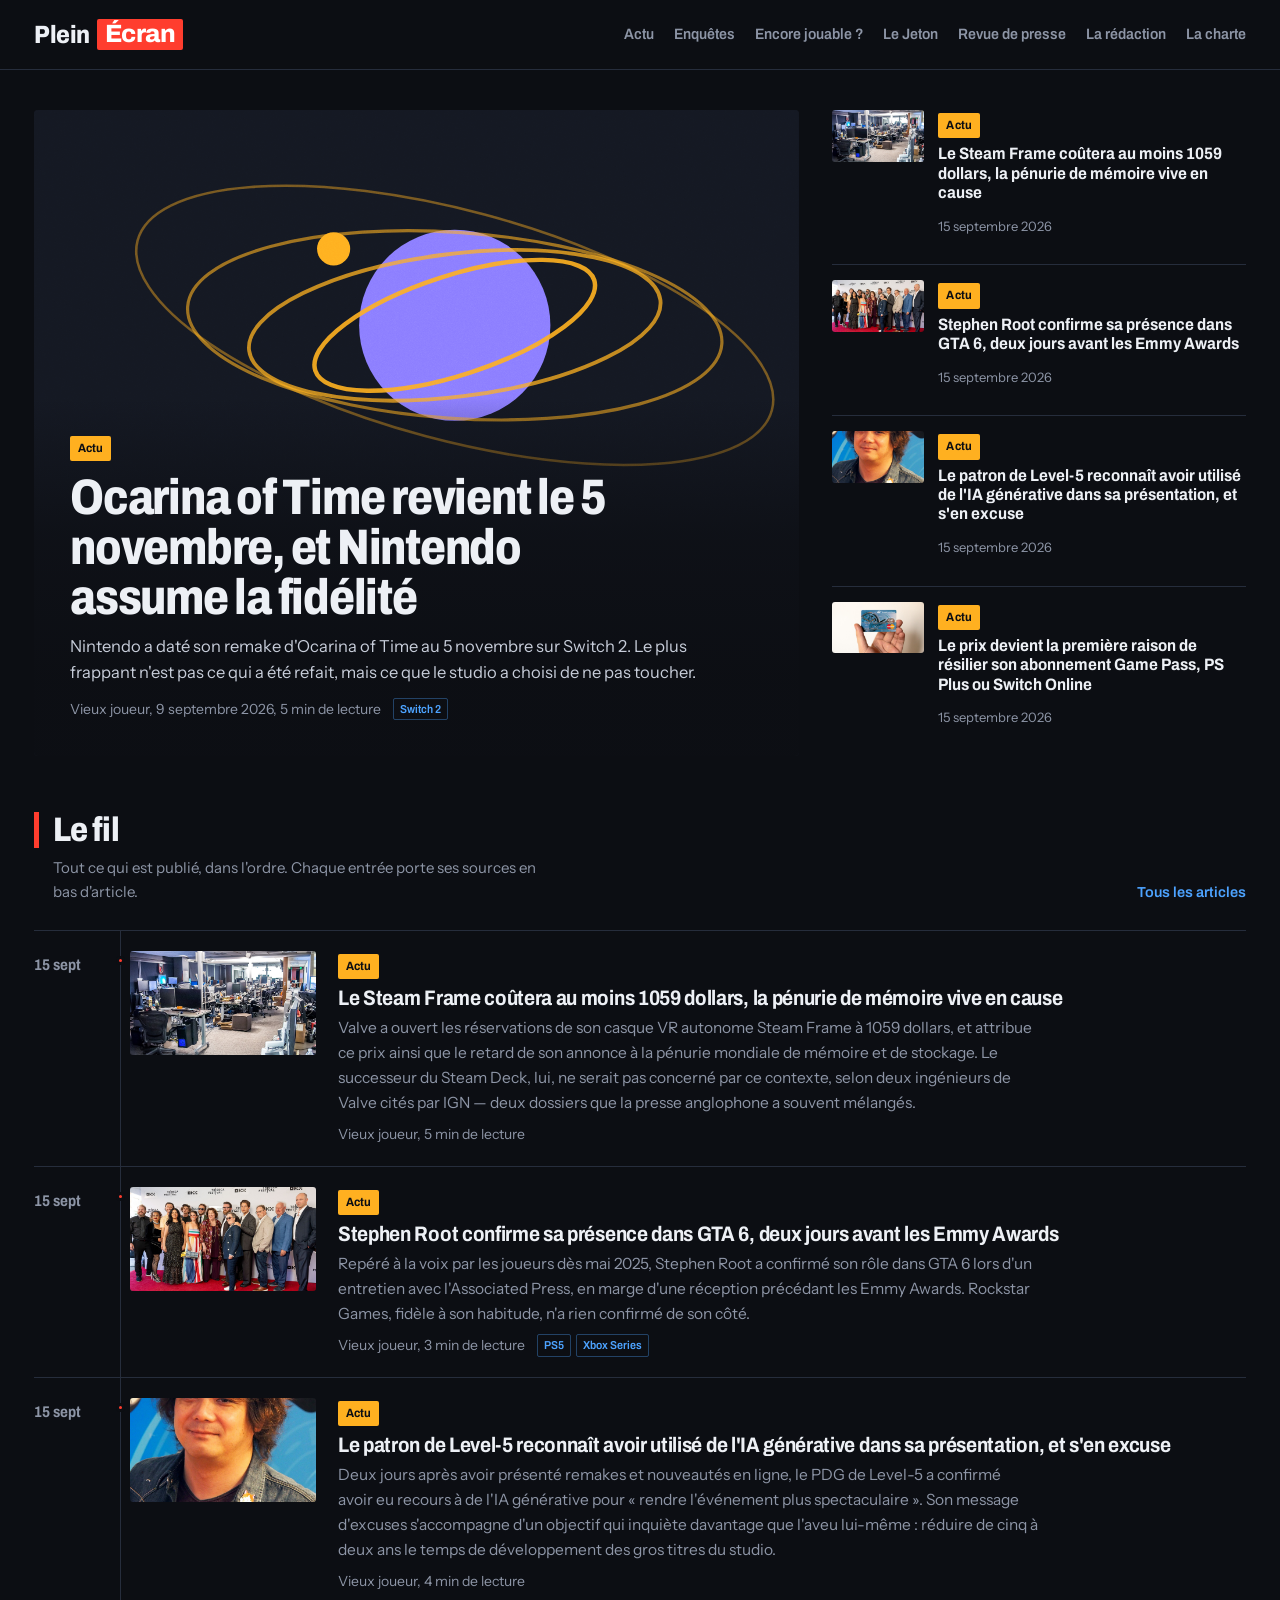
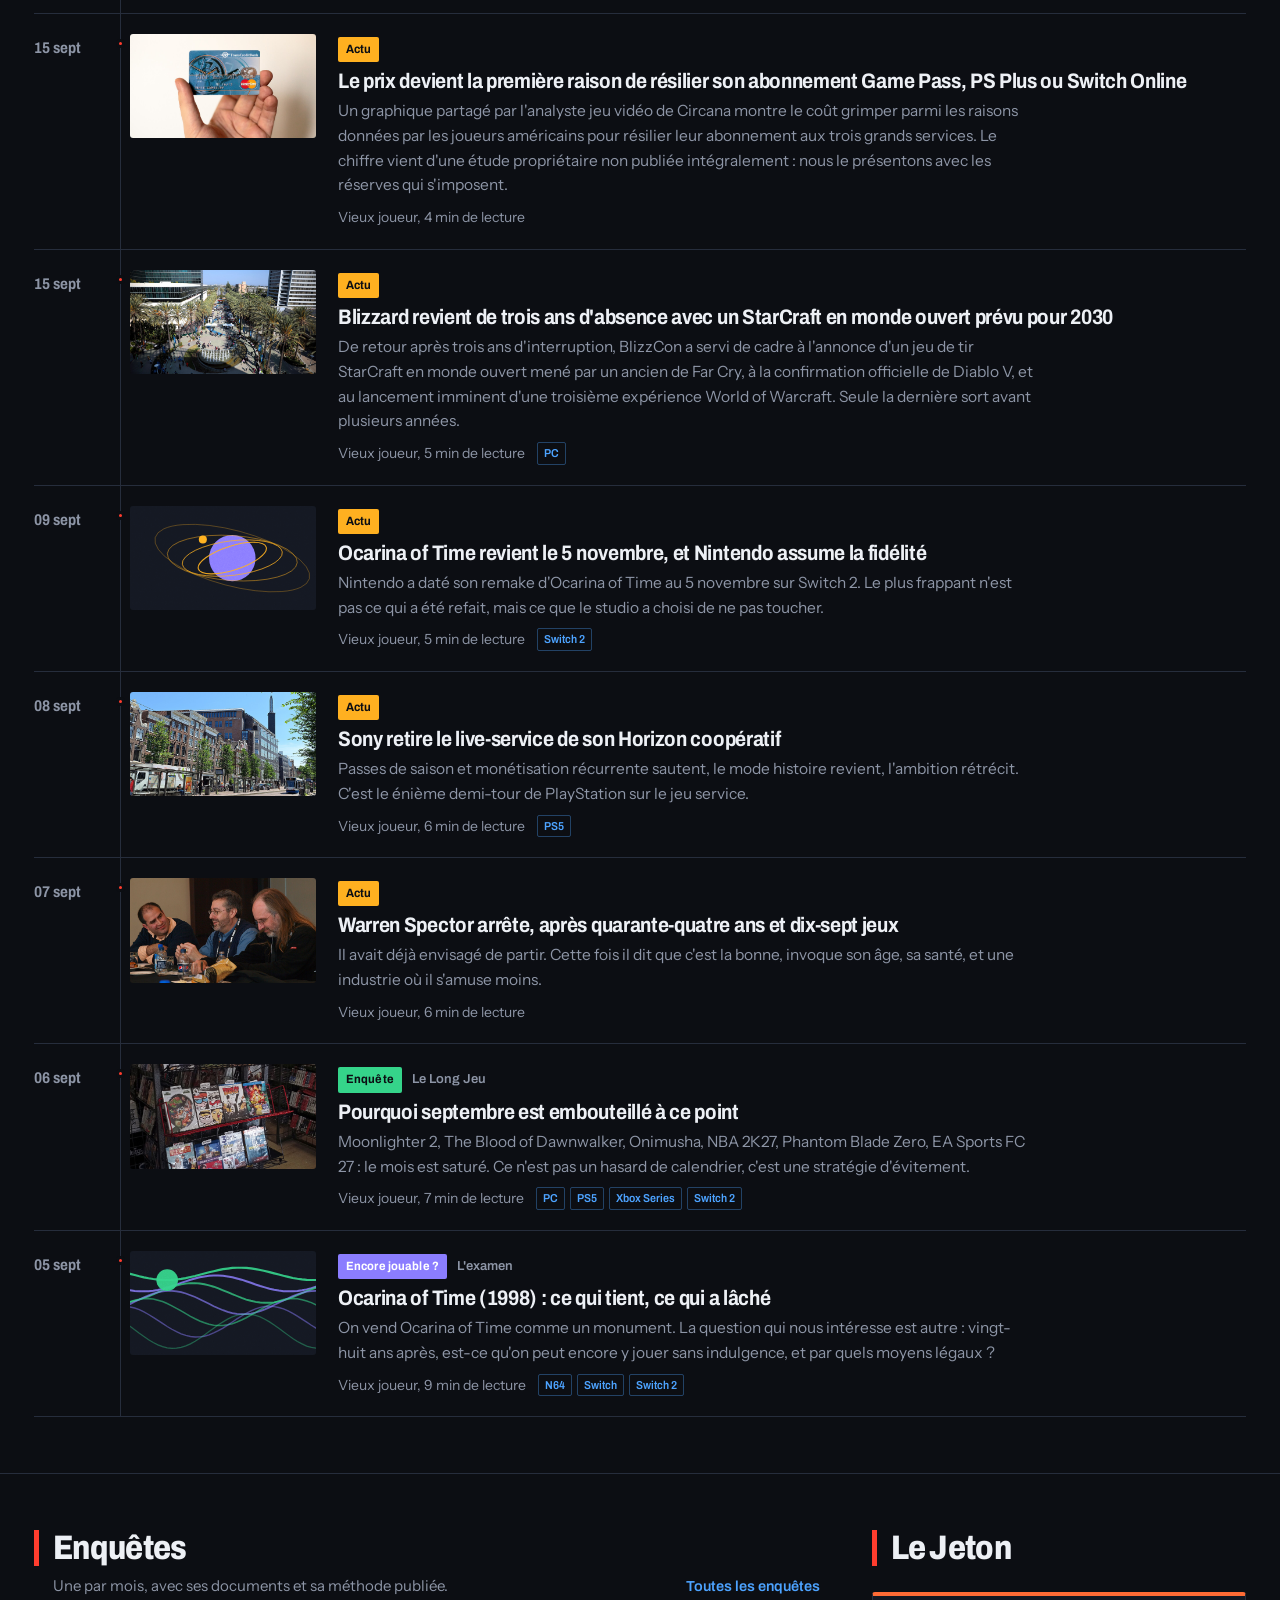
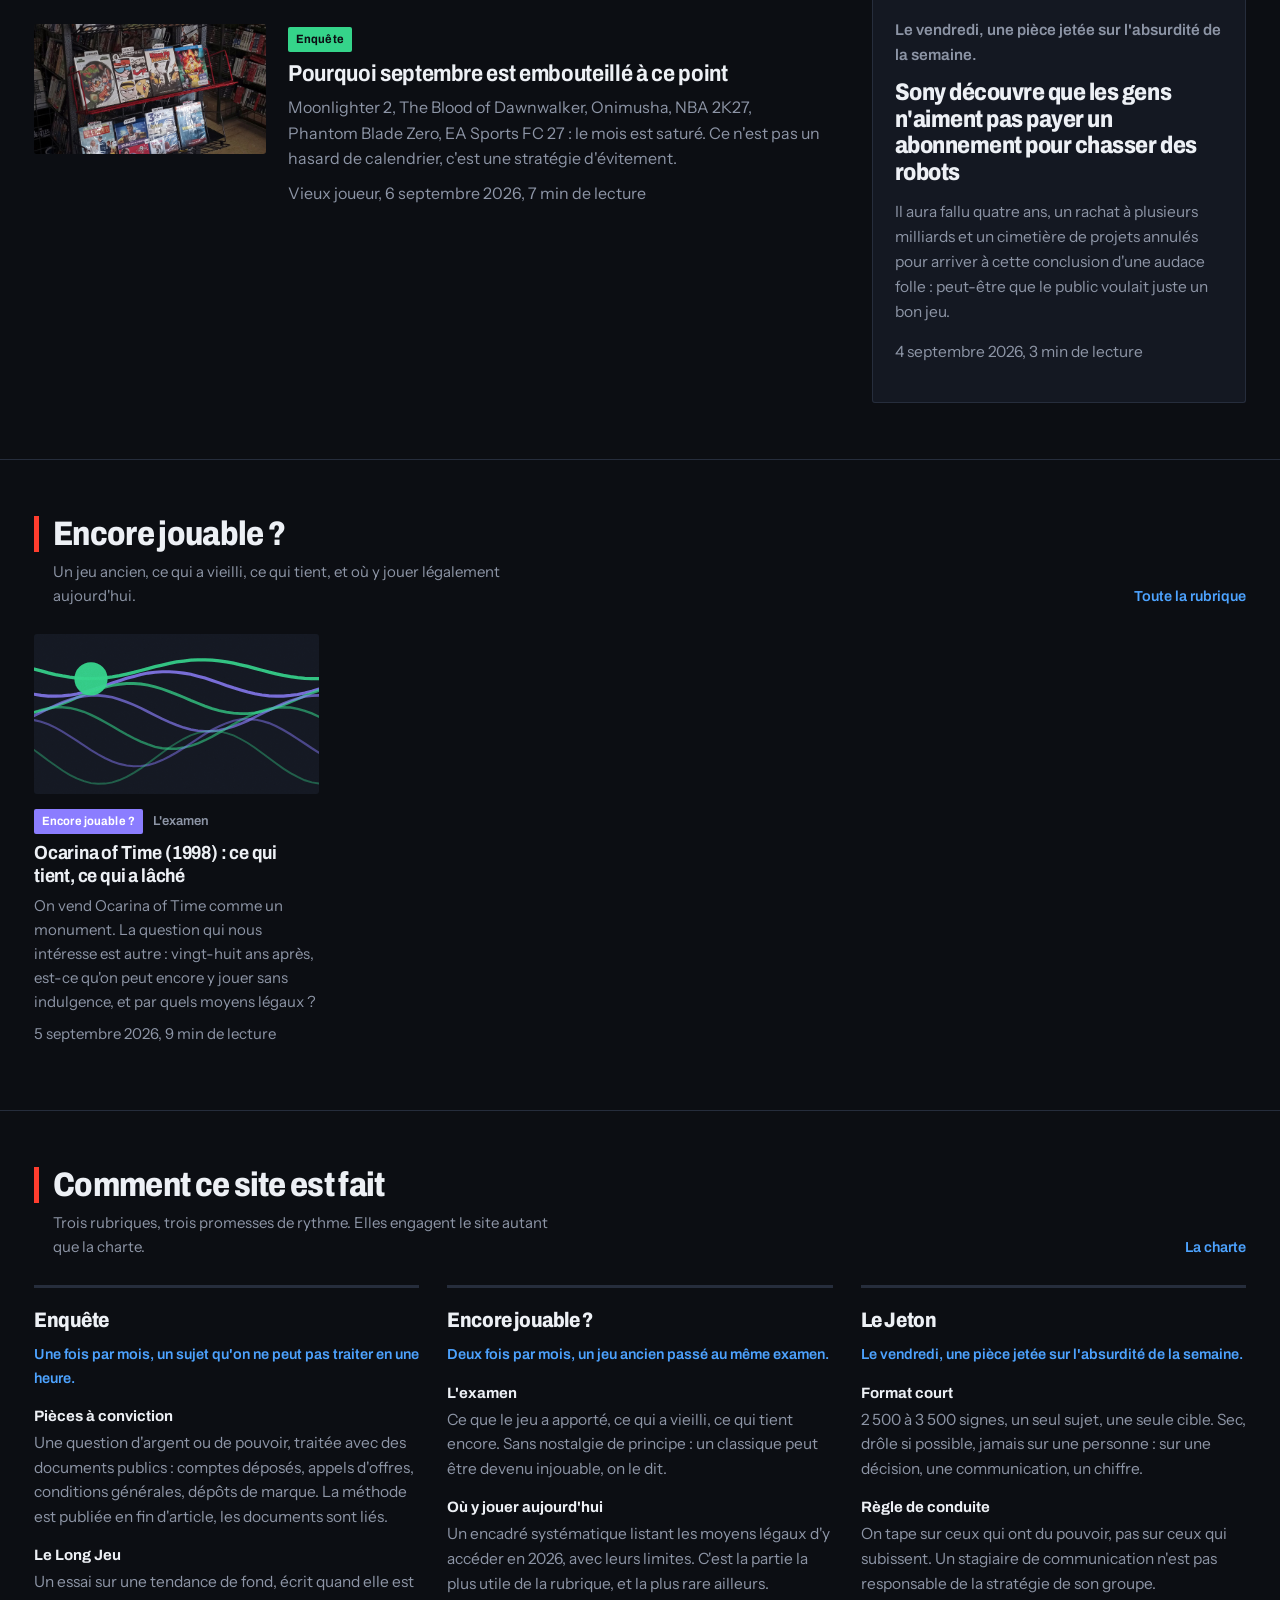
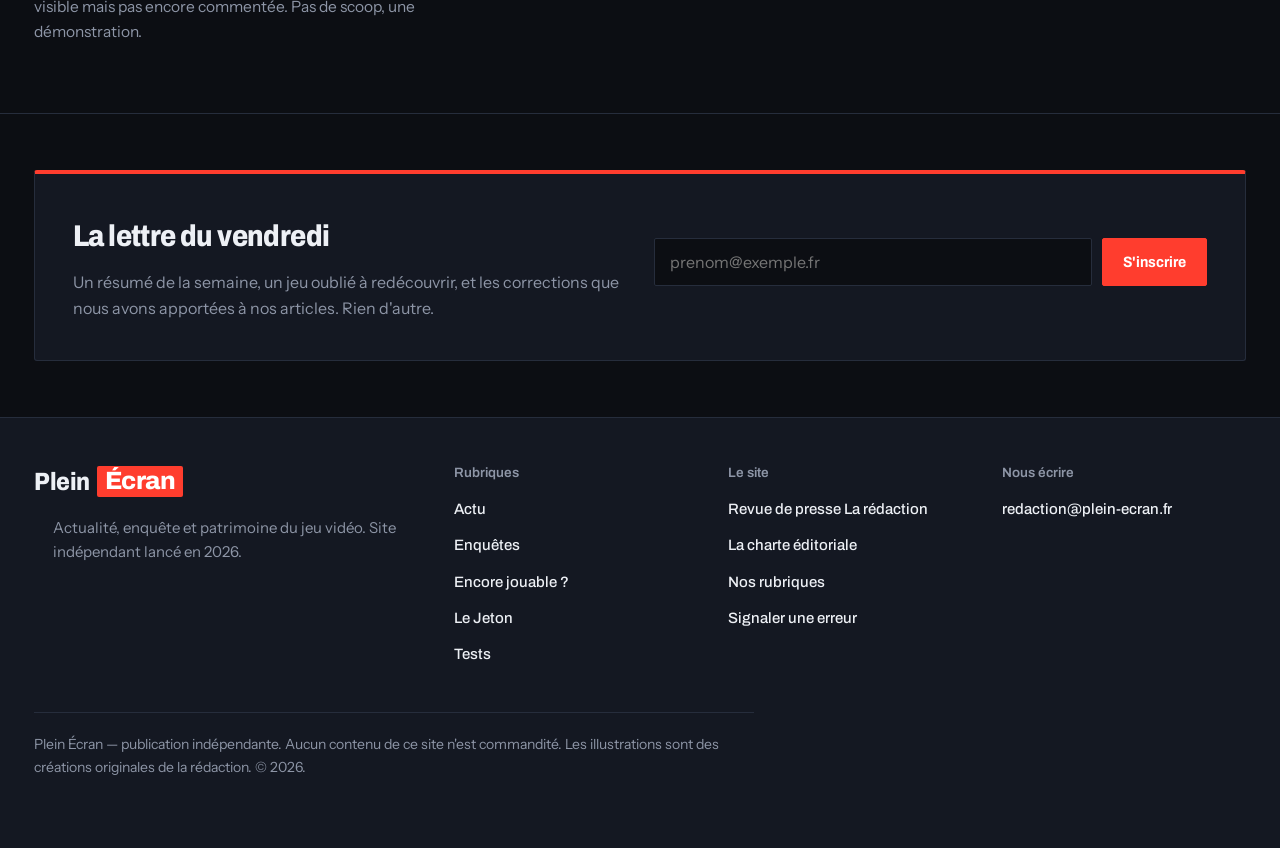
<file: index.html>
<!DOCTYPE html>
<html lang="fr">
<head>
<meta charset="utf-8">
<meta name="viewport" content="width=device-width, initial-scale=1">
<title>Plein Écran — Critique et enquête sur le jeu vidéo</title>
<meta name="description" content="Tests longs, enquêtes et rétro. Un site de jeu vidéo qui dit combien de temps il a joué, sur quelle version, et avec quelle copie.">
<link rel="icon" href="assets/img/favicon.svg">
<link rel="preconnect" href="https://fonts.googleapis.com">
<link rel="preconnect" href="https://fonts.gstatic.com" crossorigin>
<link href="https://fonts.googleapis.com/css2?family=Archivo:wght@400;500;600;700;800&family=Instrument+Sans:wght@400;500;600&display=swap" rel="stylesheet">
<link rel="stylesheet" href="assets/css/style.css">
</head>
<body data-page="accueil">
<a class="saut-contenu" href="#contenu">Aller au contenu</a>

<header class="entete">
  <div class="enveloppe entete-corps">
    <a class="marque" href="index.html">
      <span class="marque-mot">Plein</span><span class="marque-bloc">Écran</span>
    </a>
    <button class="bouton-menu" aria-expanded="false" aria-controls="nav-principale">Menu</button>
    <nav class="nav" id="nav-principale" aria-label="Navigation principale">
      <a href="tests.html?rubrique=actu">Actu</a>
      <a href="tests.html?rubrique=enquete">Enquêtes</a>
      <a href="tests.html?rubrique=retro">Encore jouable ?</a>
      <a href="tests.html?rubrique=jeton">Le Jeton</a>
      <a href="revue.html">Revue de presse</a>
      <a href="redaction.html">La rédaction</a>
      <a href="charte.html">La charte</a>
    </nav>
  </div>
</header>

<main id="contenu">

  <section class="ouverture">
    <div class="enveloppe ouverture-grille">
      <article class="vedette" id="vedette"></article>
      <div class="rail-une" id="rail-une"></div>
    </div>
  </section>

  <section class="section">
    <div class="enveloppe">
      <div class="section-tete">
        <div>
          <h2 class="section-titre">Le fil</h2>
          <p class="section-note">Tout ce qui est publié, dans l'ordre. Chaque entrée porte ses sources en bas d'article.</p>
        </div>
        <a class="lien-section" href="tests.html">Tous les articles</a>
      </div>
      <div class="fil-jour" id="fil-jour"></div>
    </div>
  </section>

  <section class="section">
    <div class="enveloppe deux-colonnes">
      <div>
        <div class="section-tete">
          <div>
            <h2 class="section-titre">Enquêtes</h2>
            <p class="section-note">Une par mois, avec ses documents et sa méthode publiée.</p>
          </div>
          <a class="lien-section" href="tests.html?rubrique=enquete">Toutes les enquêtes</a>
        </div>
        <div class="dossiers" id="enquetes"></div>
      </div>
      <div>
        <div class="section-tete">
          <h2 class="section-titre">Le Jeton</h2>
        </div>
        <div id="jeton"></div>
      </div>
    </div>
  </section>

  <section class="section">
    <div class="enveloppe">
      <div class="section-tete">
        <div>
          <h2 class="section-titre">Encore jouable ?</h2>
          <p class="section-note">Un jeu ancien, ce qui a vieilli, ce qui tient, et où y jouer légalement aujourd'hui.</p>
        </div>
        <a class="lien-section" href="tests.html?rubrique=retro">Toute la rubrique</a>
      </div>
      <div class="grille-cartes" id="retro"></div>
    </div>
  </section>

  <section class="section">
    <div class="enveloppe">
      <div class="section-tete">
        <div>
          <h2 class="section-titre">Comment ce site est fait</h2>
          <p class="section-note">Trois rubriques, trois promesses de rythme. Elles engagent le site autant que la charte.</p>
        </div>
        <a class="lien-section" href="charte.html">La charte</a>
      </div>
      <div class="concepts" id="concepts"></div>
    </div>
  </section>

  <section class="section" style="border-bottom:none">
    <div class="enveloppe">
      <div class="infolettre">
        <div>
          <h2>La lettre du vendredi</h2>
          <p>Un résumé de la semaine, un jeu oublié à redécouvrir, et les corrections que nous avons apportées à nos articles. Rien d'autre.</p>
        </div>
        <div>
          <form class="form-lettre" id="form-lettre" novalidate>
            <label class="saut-contenu" for="courriel">Adresse électronique</label>
            <input type="email" id="courriel" name="courriel" placeholder="prenom@exemple.fr" autocomplete="email">
            <button class="bouton" type="submit">S'inscrire</button>
            <p class="message-form" id="message-lettre" role="status"></p>
          </form>
        </div>
      </div>
    </div>
  </section>

</main>

<footer class="pied">
  <div class="enveloppe">
    <div class="pied-grille">
      <div>
        <a class="marque" href="index.html"><span class="marque-mot">Plein</span><span class="marque-bloc">Écran</span></a>
        <p class="section-note" style="margin-top:14px">Actualité, enquête et patrimoine du jeu vidéo. Site indépendant lancé en 2026.</p>
      </div>
      <div>
        <h3>Rubriques</h3>
        <ul>
          <li><a href="tests.html?rubrique=actu">Actu</a></li>
          <li><a href="tests.html?rubrique=enquete">Enquêtes</a></li>
          <li><a href="tests.html?rubrique=retro">Encore jouable ?</a></li>
          <li><a href="tests.html?rubrique=jeton">Le Jeton</a></li>
          <li><a href="tests.html?rubrique=test">Tests</a></li>
        </ul>
      </div>
      <div>
        <h3>Le site</h3>
        <ul>
          <li><a href="revue.html">Revue de presse</a>
      <a href="redaction.html">La rédaction</a></li>
          <li><a href="charte.html">La charte éditoriale</a></li>
          <li><a href="charte.html#rubriques">Nos rubriques</a></li>
          <li><a href="charte.html#corrections">Signaler une erreur</a></li>
        </ul>
      </div>
      <div>
        <h3>Nous écrire</h3>
        <ul>
          <li><a href="mailto:redaction@plein-ecran.fr">redaction@plein-ecran.fr</a></li>
          
        </ul>
      </div>
    </div>
    <p class="pied-mentions">Plein Écran — publication indépendante. Aucun contenu de ce site n'est commandité. Les illustrations sont des créations originales de la rédaction. © <span id="annee">2026</span>.</p>
  </div>
</footer>

<script src="assets/js/data.js"></script>
<script src="assets/js/illustrations.js"></script>
<script src="assets/js/app.js"></script>
</body>
</html>
</file>
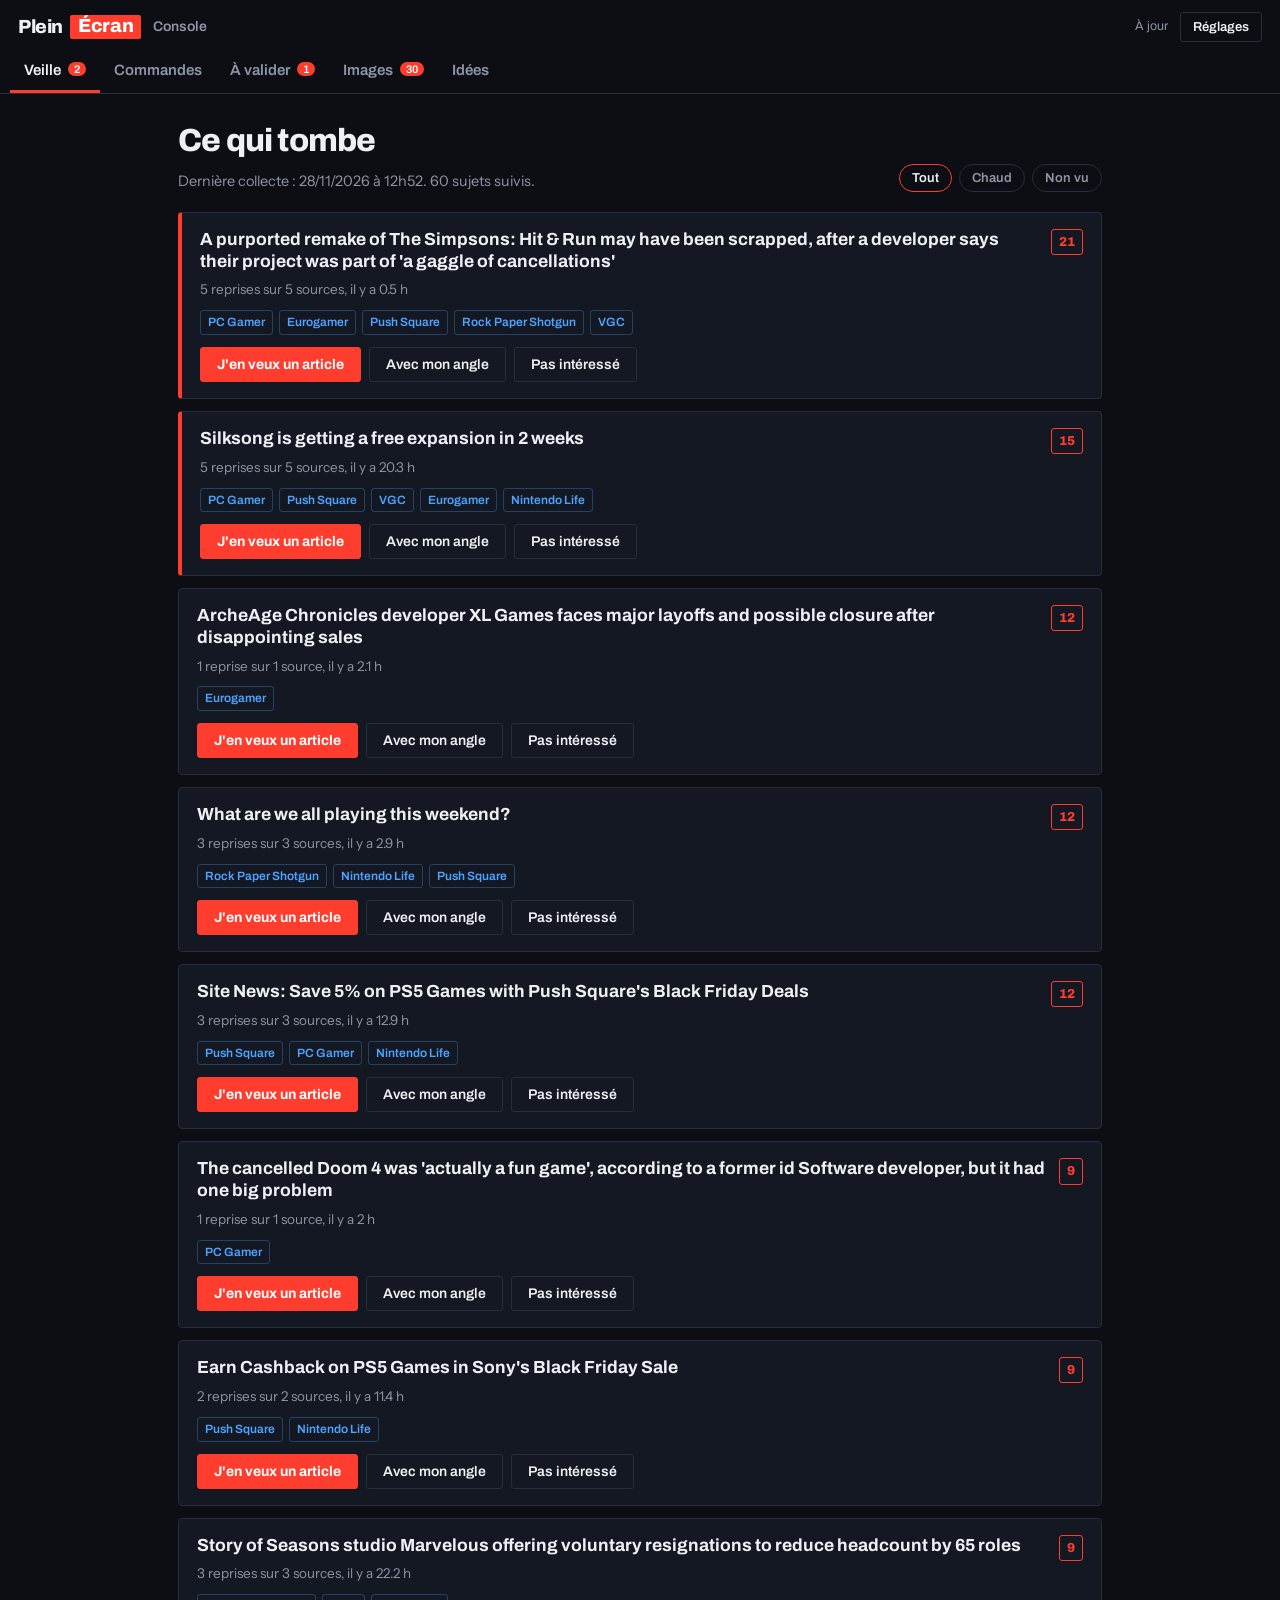
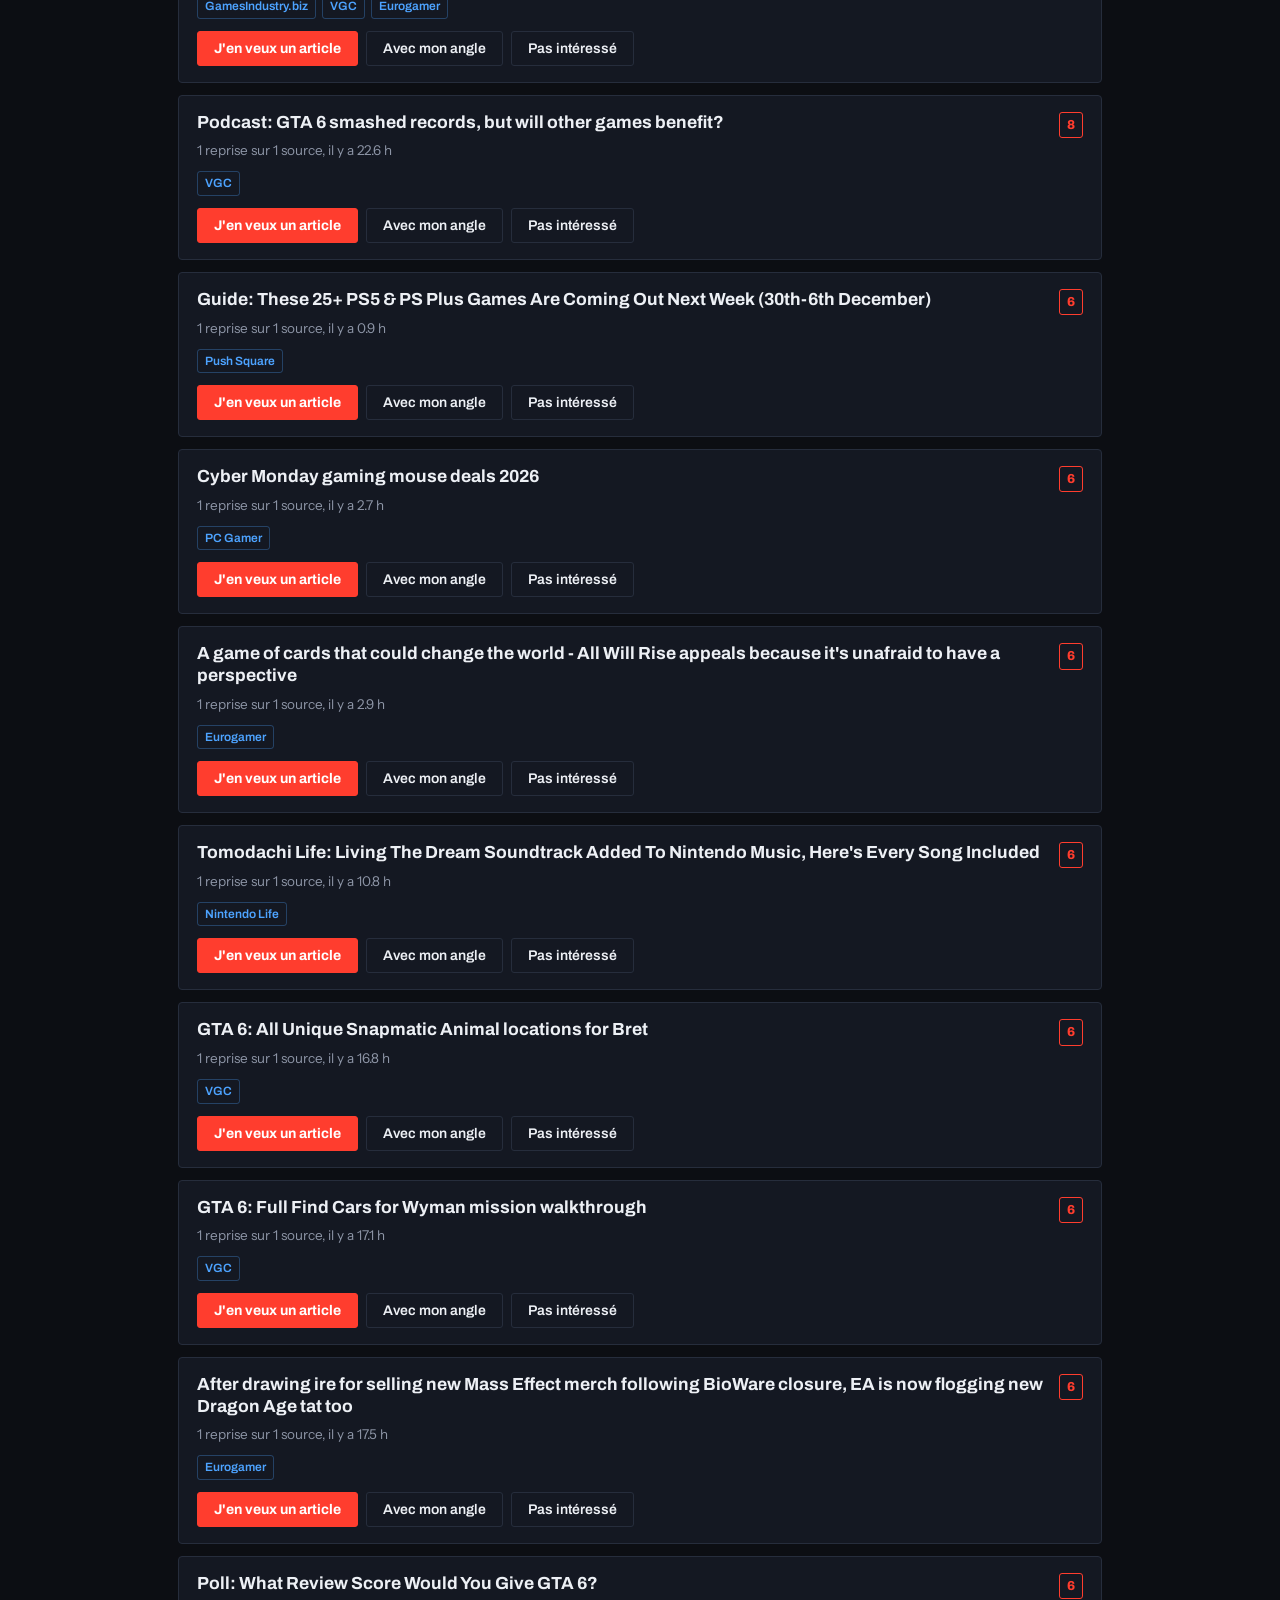
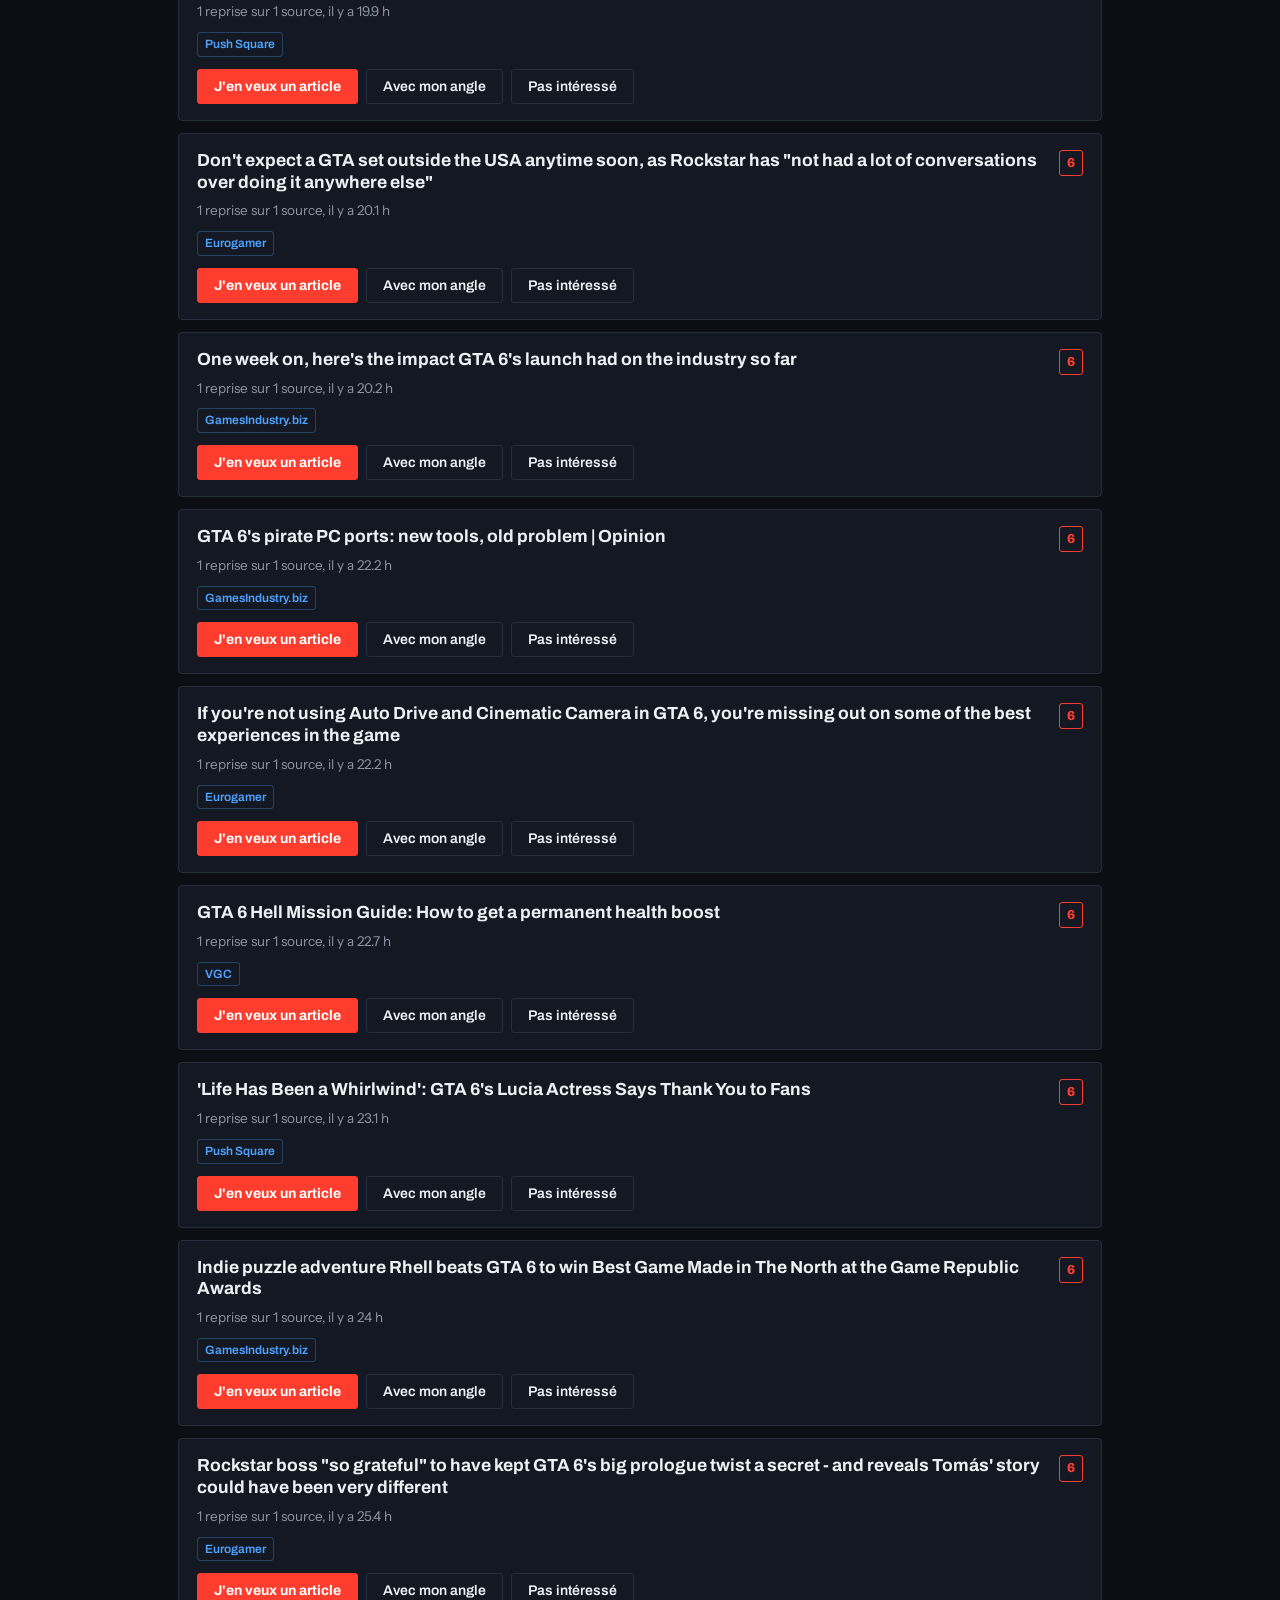
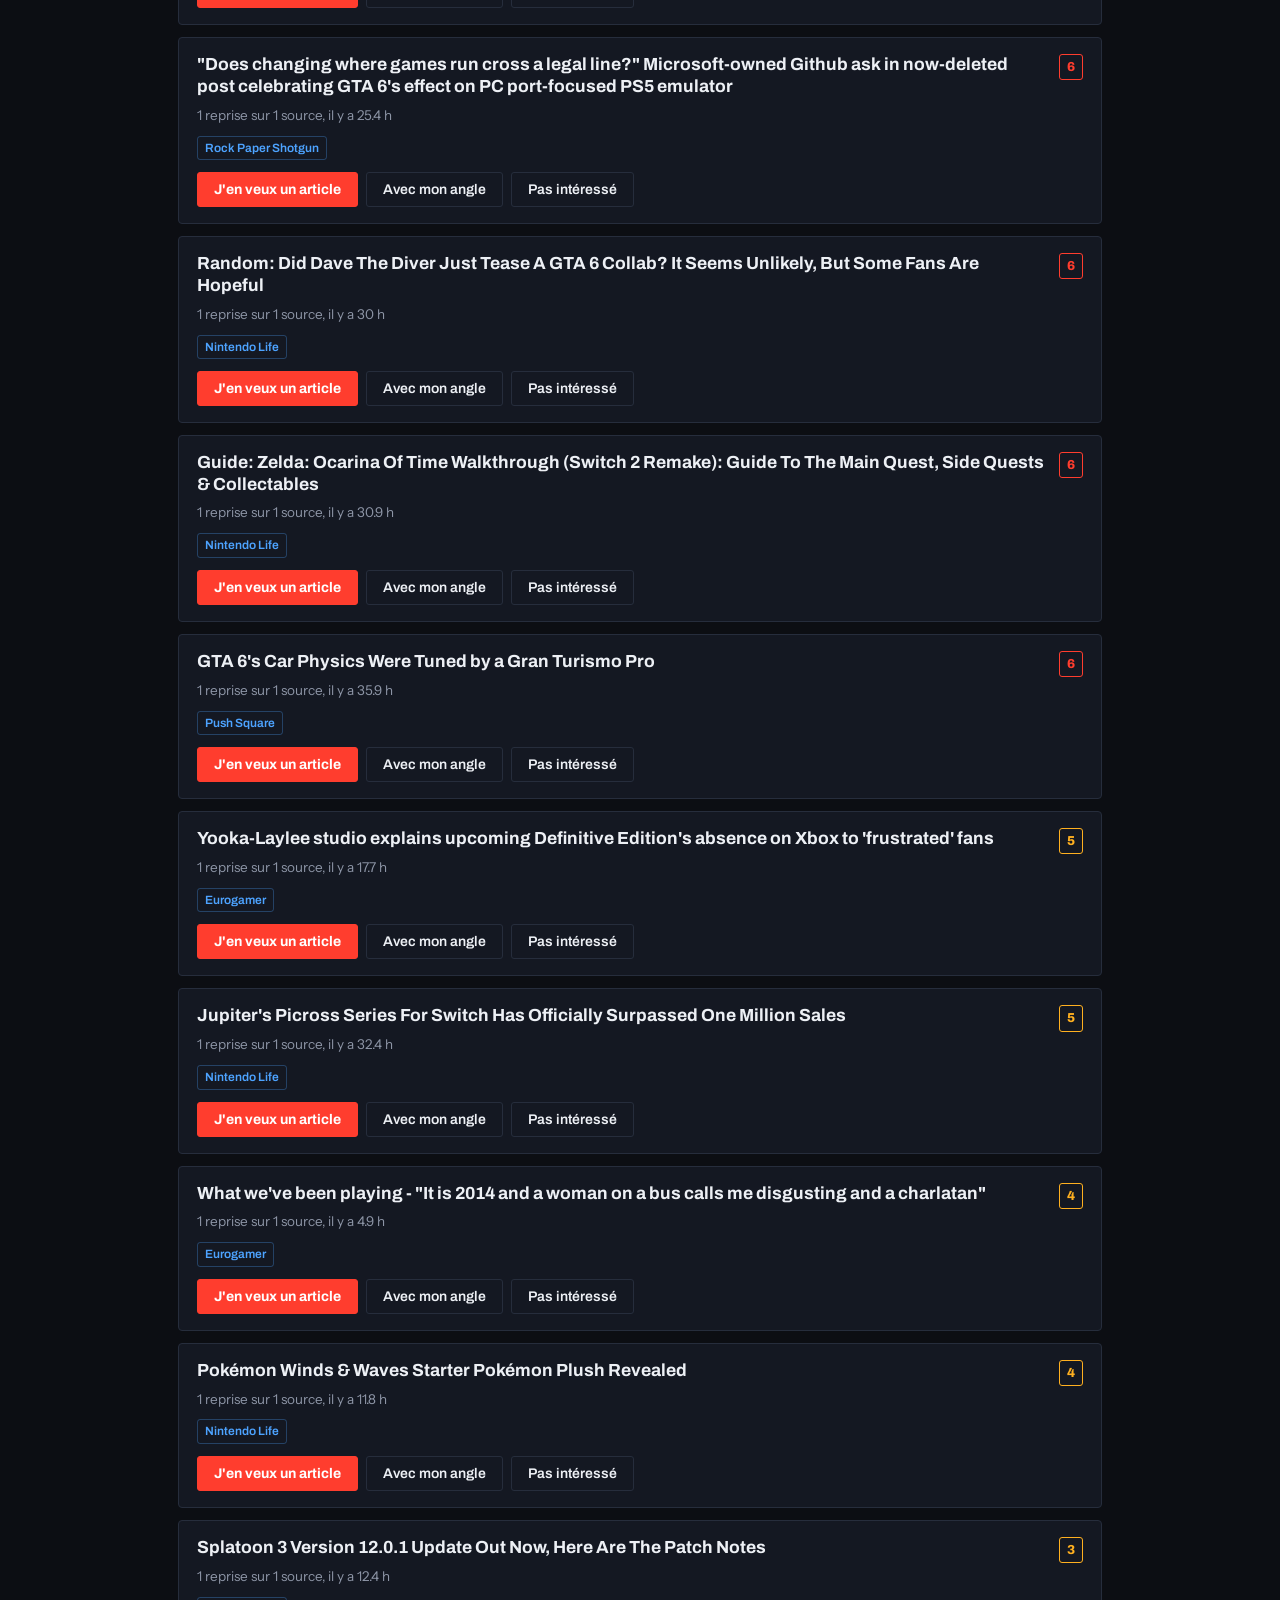
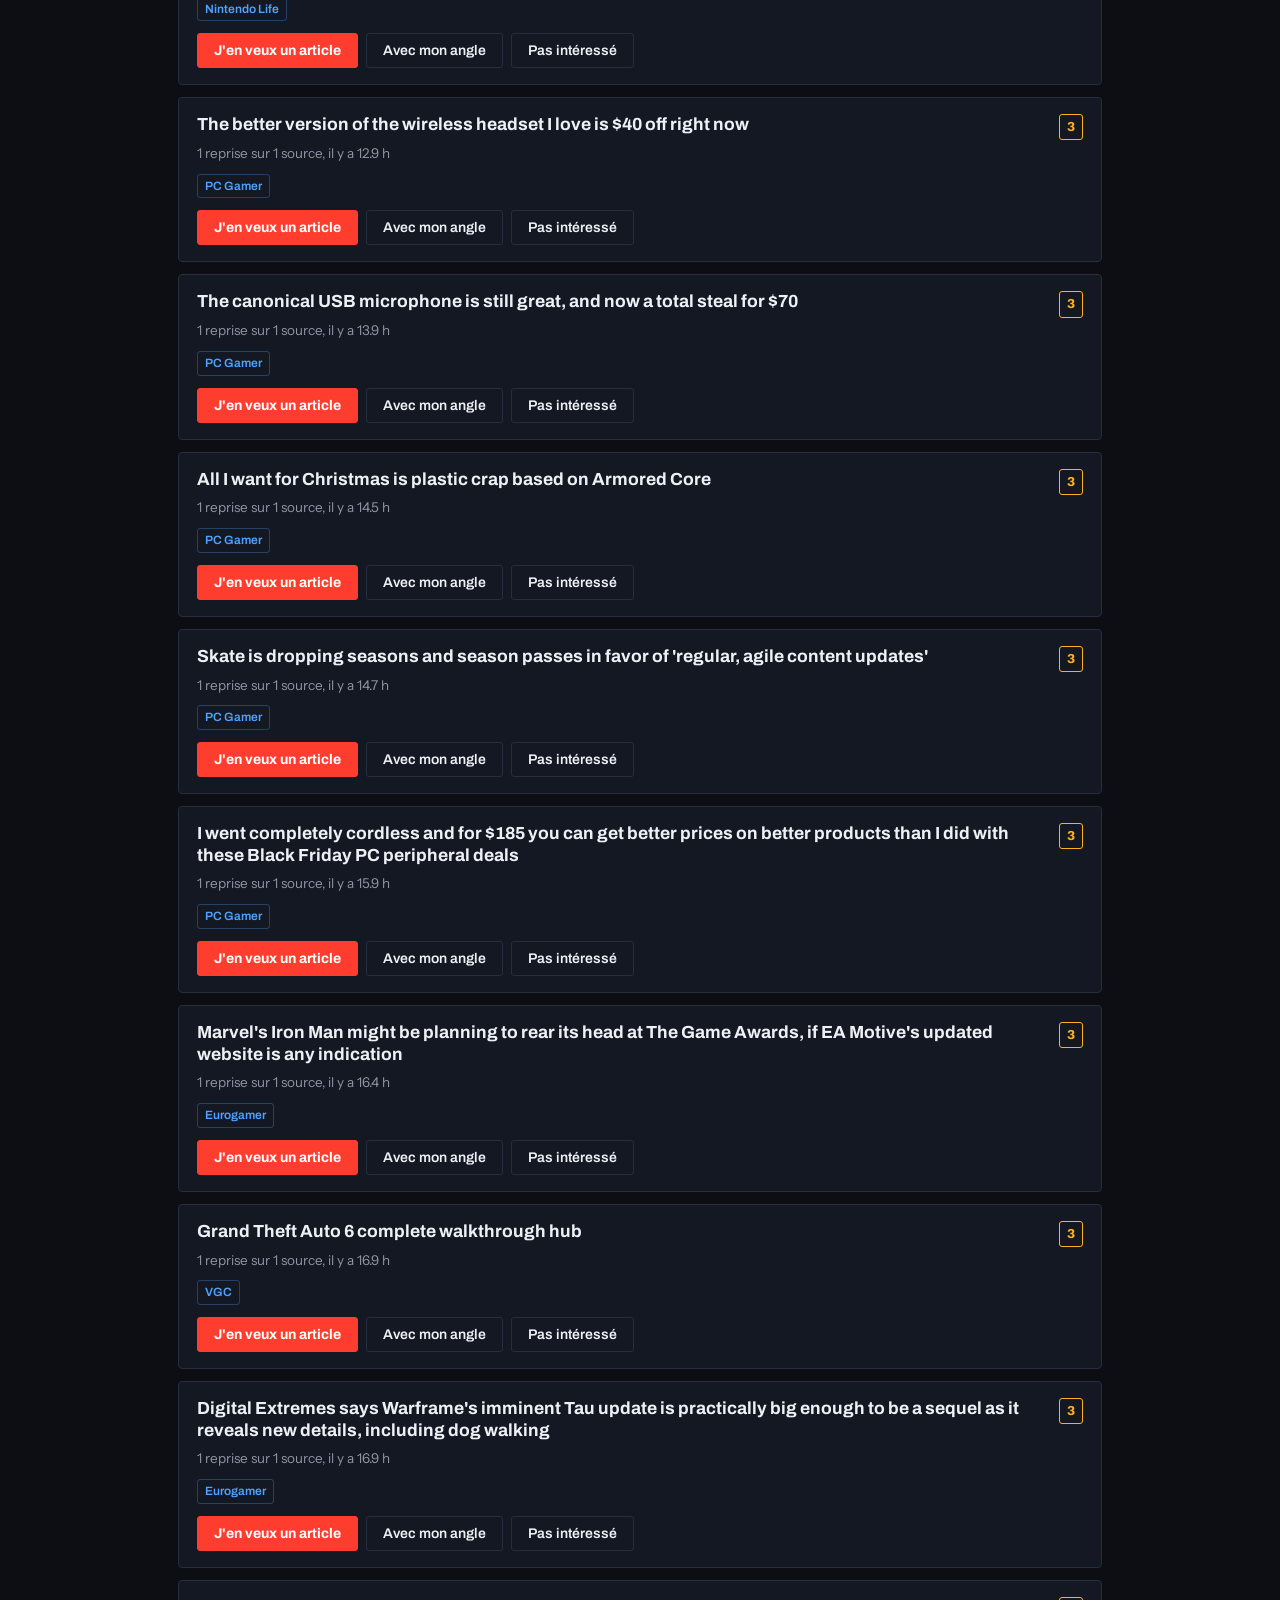
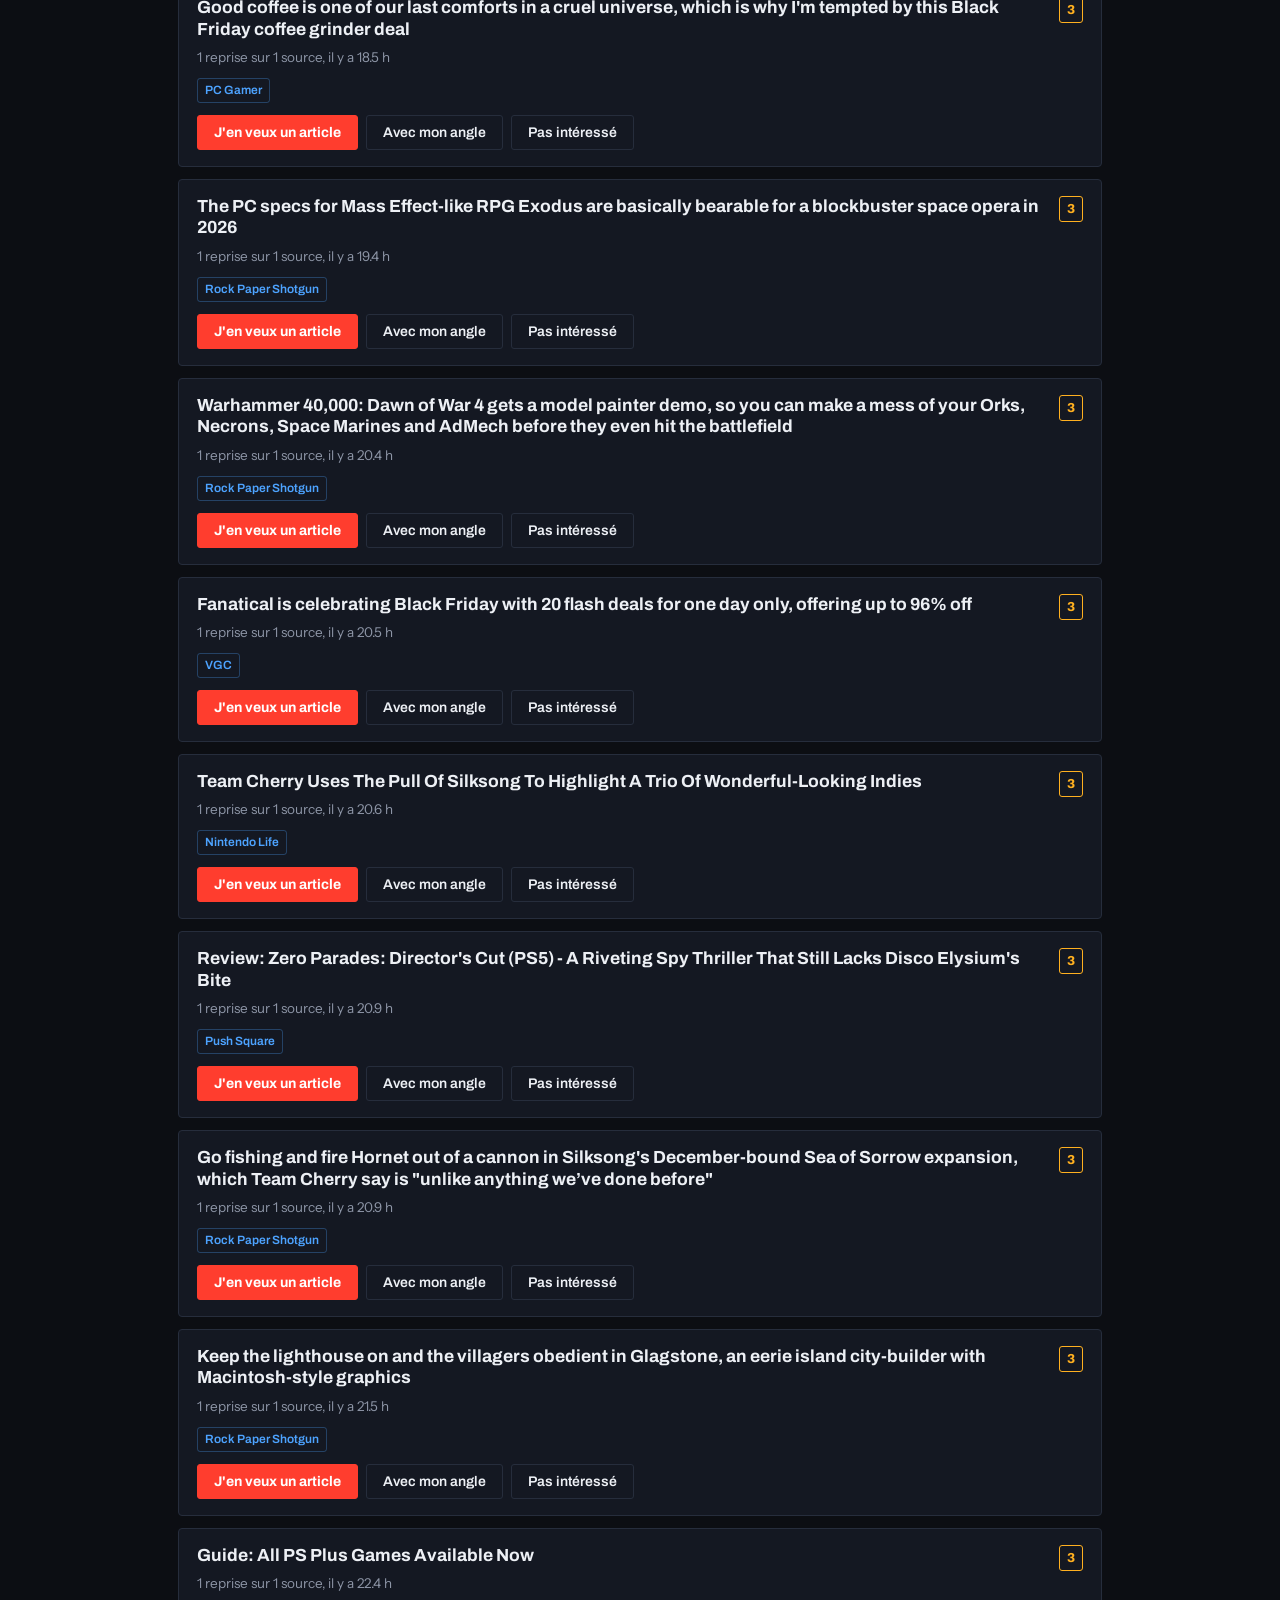
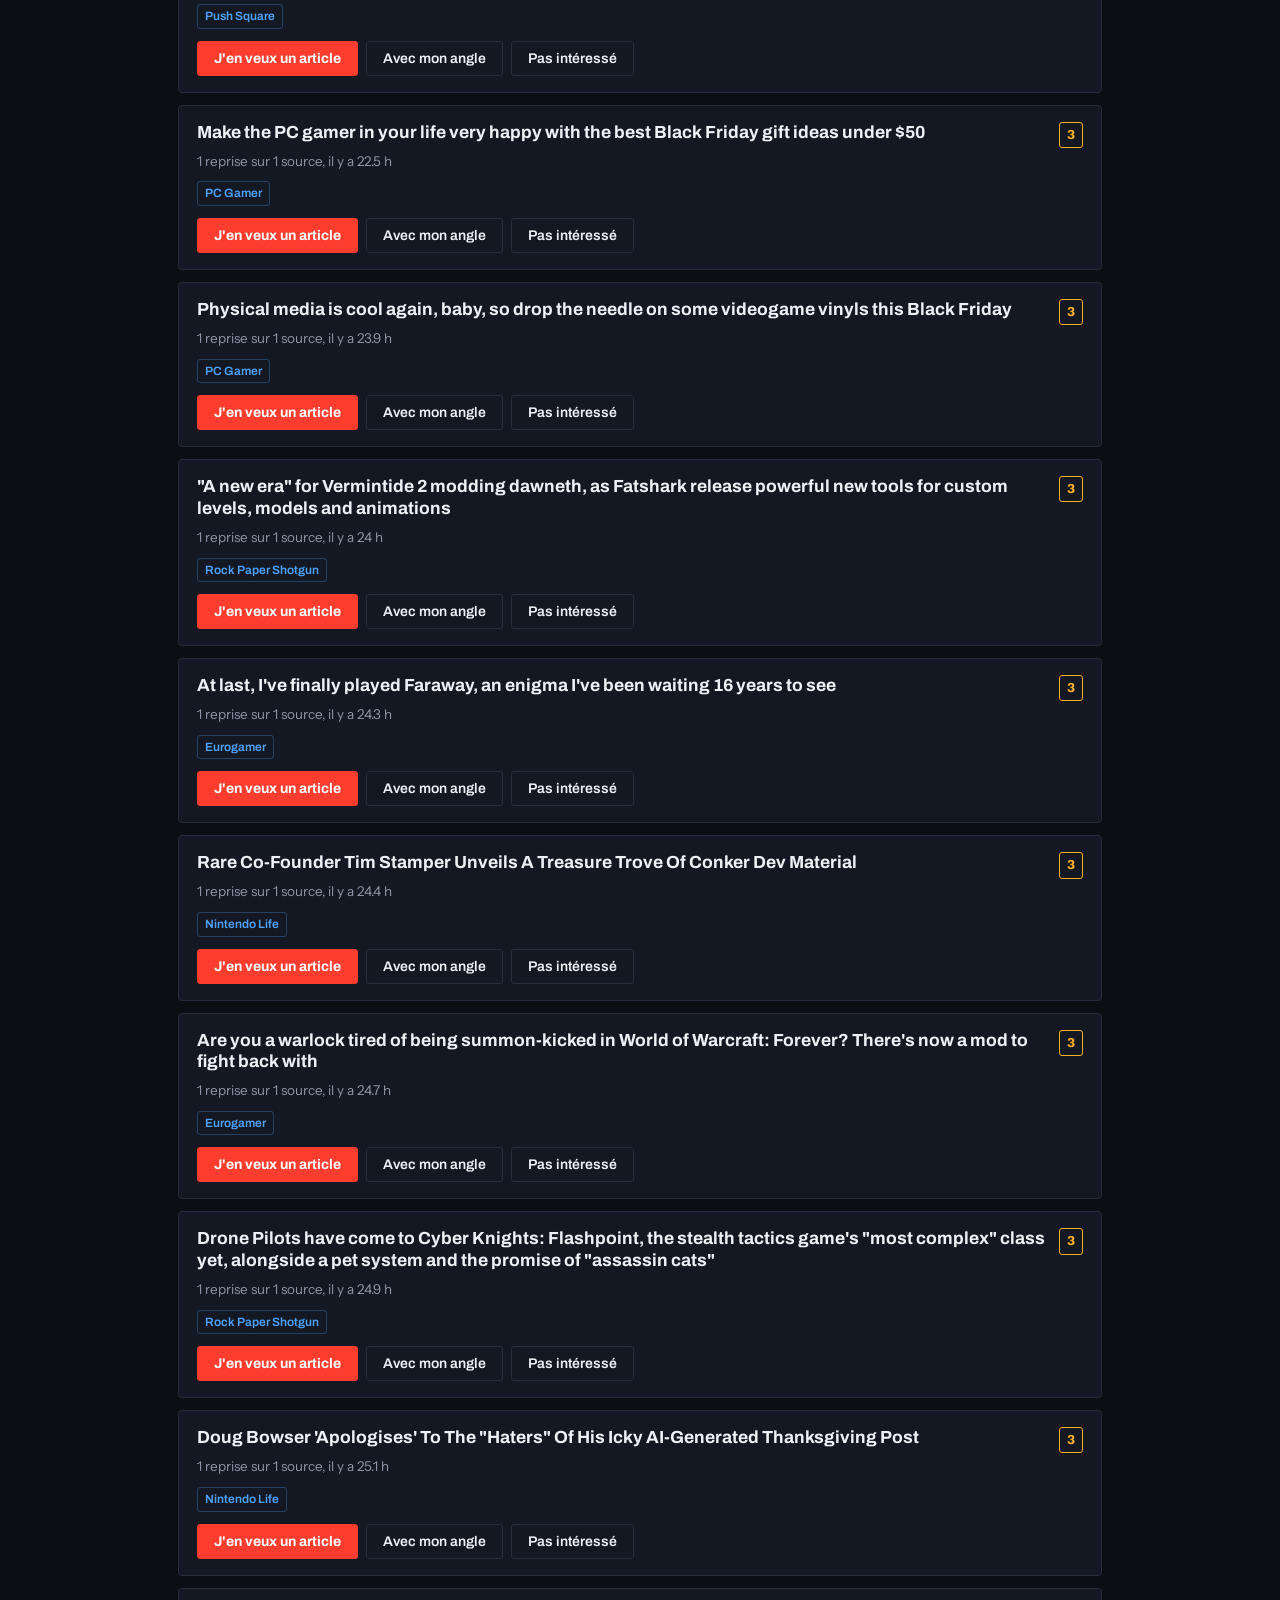
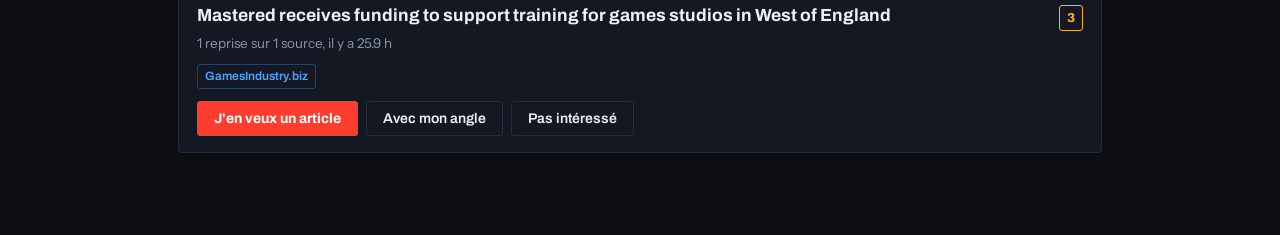
<file: console/index.html>
<!DOCTYPE html>
<html lang="fr">
<head>
<meta charset="utf-8">
<meta name="viewport" content="width=device-width, initial-scale=1, viewport-fit=cover">
<title>Console — Plein Écran</title>
<meta name="theme-color" content="#0C0E13">
<link rel="manifest" href="manifest.webmanifest">
<link rel="apple-touch-icon" href="icone.png">
<link rel="preconnect" href="https://fonts.googleapis.com">
<link rel="preconnect" href="https://fonts.gstatic.com" crossorigin>
<link href="https://fonts.googleapis.com/css2?family=Archivo:wght@400;500;600;700;800&family=Instrument+Sans:wght@400;500;600&display=swap" rel="stylesheet">
<link rel="stylesheet" href="console.css">
</head>
<body>

<header class="barre">
  <div class="barre-corps">
    <a class="marque" href="../index.html" title="Voir le site">
      <span class="marque-mot">Plein</span><span class="marque-bloc">Écran</span>
    </a>
    <span class="barre-titre">Console</span>
    <span class="etat" id="etat">Chargement</span>
    <button class="bouton-fin" id="ouvrir-reglages" type="button" aria-label="Réglages">Réglages</button>
  </div>
  <nav class="onglets" id="onglets" aria-label="Sections">
    <button class="onglet actif" data-vue="veille" type="button">Veille<span class="pastille" id="pastille-veille"></span></button>
    <button class="onglet" data-vue="commandes" type="button">Commandes<span class="pastille" id="pastille-commandes"></span></button>
    <button class="onglet" data-vue="validation" type="button">À valider<span class="pastille" id="pastille-validation"></span></button>
    <button class="onglet" data-vue="images" type="button">Images<span class="pastille" id="pastille-images"></span></button>
    <button class="onglet" data-vue="idees" type="button">Idées</button>
  </nav>
</header>

<main id="contenu">

  <!-- ============ VEILLE ============ -->
  <section class="vue active" id="vue-veille">
    <div class="entete-vue">
      <div>
        <h1>Ce qui tombe</h1>
        <p class="sous" id="maj-veille">Collecte toutes les deux heures.</p>
      </div>
      <div class="filtres-rapides">
        <button class="puce active" data-filtre="tout" type="button">Tout</button>
        <button class="puce" data-filtre="chaud" type="button">Chaud</button>
        <button class="puce" data-filtre="nouveau" type="button">Non vu</button>
      </div>
    </div>
    <div id="liste-veille"></div>
  </section>

  <!-- ============ COMMANDES ============ -->
  <section class="vue" id="vue-commandes">
    <div class="entete-vue">
      <div>
        <h1>Ce que j'écris</h1>
        <p class="sous">Les sujets que vous avez commandés, avec votre angle. Je les reprends à la prochaine session.</p>
      </div>
    </div>
    <div id="liste-commandes"></div>
  </section>

  <!-- ============ VALIDATION ============ -->
  <section class="vue" id="vue-validation">
    <div class="entete-vue">
      <div>
        <h1>À valider</h1>
        <p class="sous">Articles écrits, en attente de votre accord. Rien n'est en ligne avant.</p>
      </div>
    </div>
    <div id="liste-validation"></div>
  </section>

  <!-- ============ IMAGES ============ -->
  <section class="vue" id="vue-images">
    <div class="entete-vue">
      <div>
        <h1>Images</h1>
        <p class="sous">Licence vérifiée automatiquement. Vous jugez la pertinence.</p>
      </div>
    </div>
    <div id="liste-images"></div>
  </section>

  <!-- ============ IDÉES ============ -->
  <section class="vue" id="vue-idees">
    <div class="entete-vue">
      <div>
        <h1>Boîte à idées</h1>
        <p class="sous">En vrac, sans mise en forme. Je pioche dedans quand il faut produire.</p>
      </div>
    </div>

    <form class="carte-saisie" id="form-idee">
      <div class="rang">
        <label class="champ">
          <span>Type</span>
          <select id="idee-type">
            <option value="article">Article</option>
            <option value="edito">Édito du jour</option>
            <option value="retro">Encore jouable ?</option>
          </select>
        </label>
        <label class="champ large">
          <span>Sujet, jeu, ou angle</span>
          <input type="text" id="idee-titre" placeholder="Ex. Les remakes qui suppriment les temps de chargement" required>
        </label>
      </div>
      <label class="champ">
        <span>Votre point de vue, en vrac</span>
        <textarea id="idee-note" rows="4" placeholder="Ce que vous en pensez, ce qu'il faut dire, ce qu'il ne faut surtout pas dire, un souvenir, une comparaison."></textarea>
      </label>
      <div class="rang fin">
        <button class="bouton" type="submit">Ajouter à la boîte</button>
      </div>
    </form>

    <div class="groupes-idees">
      <div>
        <h2 class="titre-groupe">Édito <span class="compte" id="compte-edito"></span></h2>
        <p class="sous">Un par jour. Si la boîte est vide, j'écris sur l'actu la plus chaude du moment.</p>
        <div id="liste-edito"></div>
      </div>
      <div>
        <h2 class="titre-groupe">Encore jouable ? <span class="compte" id="compte-retro"></span></h2>
        <p class="sous">Jeux, genres, angles d'approche que vous voulez voir traités.</p>
        <div id="liste-retro"></div>
      </div>
      <div>
        <h2 class="titre-groupe">Articles <span class="compte" id="compte-article"></span></h2>
        <p class="sous">Sujets hors actualité chaude.</p>
        <div id="liste-idees-article"></div>
      </div>
    </div>
  </section>

</main>

<!-- ============ RÉGLAGES ============ -->
<dialog id="reglages">
  <form method="dialog" class="panneau-reglages">
    <h2>Réglages</h2>

    <section>
      <h3>Synchronisation entre appareils</h3>
      <p class="sous">Vos notes sont enregistrées sur cet appareil. Pour les retrouver sur le téléphone comme sur le PC, la console écrit dans votre dépôt GitHub.</p>
      <label class="champ">
        <span>Dépôt (format pseudo/nom-du-depot)</span>
        <input type="text" id="reg-depot" placeholder="vieuxjoueur/plein-ecran">
      </label>
      <label class="champ">
        <span>Jeton d'accès personnel</span>
        <input type="password" id="reg-jeton" placeholder="github_pat_…" autocomplete="off">
      </label>
      <p class="avertissement">Créez un jeton <strong>à portée restreinte</strong> : un seul dépôt, permission Contents en lecture et écriture, rien d'autre. Il reste sur cet appareil et n'est envoyé qu'à GitHub. À saisir vous-même, sur chaque appareil.</p>
      <div class="rang">
        <button class="bouton-creux" id="tester-sync" type="button">Tester la connexion</button>
        <button class="bouton-creux" id="tirer-sync" type="button">Récupérer</button>
        <button class="bouton-creux" id="pousser-sync" type="button">Envoyer</button>
      </div>
      <p class="retour" id="retour-sync"></p>
    </section>

    <section>
      <h3>Notifications</h3>
      <p class="sous">Alerte sur cet appareil quand un sujet chaud apparaît, tant que la console est ouverte ou installée. Pour être prévenu console fermée, c'est le courriel envoyé par la veille qui prend le relais.</p>
      <div class="rang">
        <button class="bouton-creux" id="activer-notifs" type="button">Autoriser les notifications</button>
      </div>
      <p class="retour" id="retour-notifs"></p>
    </section>

    <section>
      <h3>Données</h3>
      <div class="rang">
        <button class="bouton-creux" id="exporter" type="button">Exporter en JSON</button>
        <button class="bouton-creux danger" id="vider" type="button">Tout effacer</button>
      </div>
    </section>

    <div class="rang fin">
      <button class="bouton" value="fermer">Fermer</button>
    </div>
  </form>
</dialog>

<div class="toast" id="toast" role="status" aria-live="polite"></div>
<script src="../assets/js/data.js"></script>
<script src="../assets/js/illustrations.js"></script>
<script src="veille.js"></script>
<script src="brouillons.js"></script>
<script src="attente.js"></script>
<script src="console.js"></script>
</body>
</html>
</file>
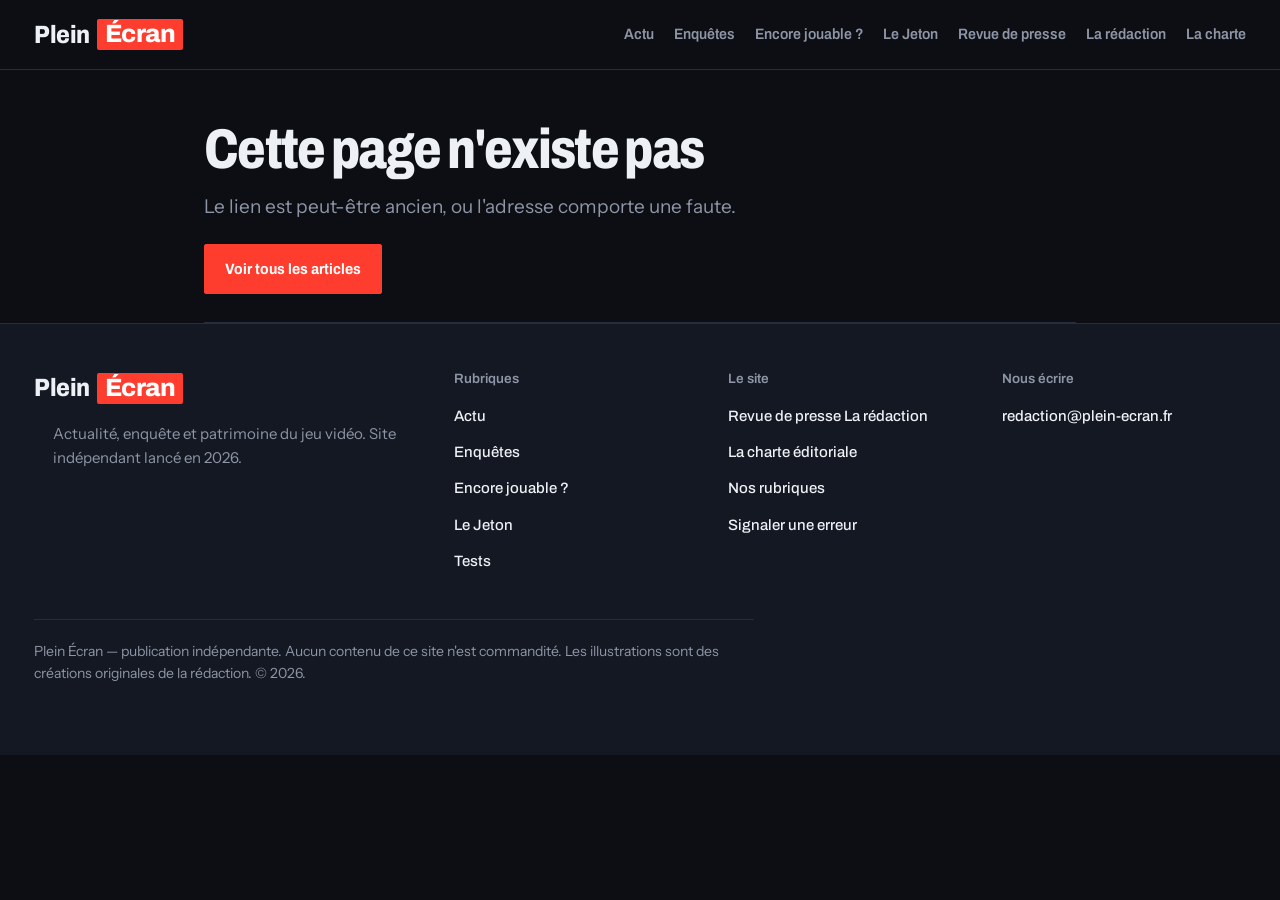
<file: article.html>
<!DOCTYPE html>
<html lang="fr">
<head><head>
<meta charset="utf-8">
<meta name="viewport" content="width=device-width, initial-scale=1">
<title>Article — Plein Écran</title>
<meta name="description" content="Article publié par la rédaction de Plein Écran.">
<link rel="icon" href="assets/img/favicon.svg">
<link rel="preconnect" href="https://fonts.googleapis.com">
<link rel="preconnect" href="https://fonts.gstatic.com" crossorigin>
<link href="https://fonts.googleapis.com/css2?family=Archivo:wght@400;500;600;700;800&family=Instrument+Sans:wght@400;500;600&display=swap" rel="stylesheet">
<link rel="stylesheet" href="assets/css/style.css">
</head>
<body data-page="article">
<a class="saut-contenu" href="#contenu">Aller au contenu</a>

<header class="entete">
  <div class="enveloppe entete-corps">
    <a class="marque" href="index.html">
      <span class="marque-mot">Plein</span><span class="marque-bloc">Écran</span>
    </a>
    <button class="bouton-menu" aria-expanded="false" aria-controls="nav-principale">Menu</button>
    <nav class="nav" id="nav-principale" aria-label="Navigation principale">
      <a href="tests.html?rubrique=actu">Actu</a>
      <a href="tests.html?rubrique=enquete">Enquêtes</a>
      <a href="tests.html?rubrique=retro">Encore jouable ?</a>
      <a href="tests.html?rubrique=jeton">Le Jeton</a>
      <a href="revue.html">Revue de presse</a>
      <a href="redaction.html">La rédaction</a>
      <a href="charte.html">La charte</a>
    </nav>
  </div>
</header>

<main id="contenu">

  <div class="enveloppe" id="article"></div>

</main>

<footer class="pied">
  <div class="enveloppe">
    <div class="pied-grille">
      <div>
        <a class="marque" href="index.html"><span class="marque-mot">Plein</span><span class="marque-bloc">Écran</span></a>
        <p class="section-note" style="margin-top:14px">Actualité, enquête et patrimoine du jeu vidéo. Site indépendant lancé en 2026.</p>
      </div>
      <div>
        <h3>Rubriques</h3>
        <ul>
          <li><a href="tests.html?rubrique=actu">Actu</a></li>
          <li><a href="tests.html?rubrique=enquete">Enquêtes</a></li>
          <li><a href="tests.html?rubrique=retro">Encore jouable ?</a></li>
          <li><a href="tests.html?rubrique=jeton">Le Jeton</a></li>
          <li><a href="tests.html?rubrique=test">Tests</a></li>
        </ul>
      </div>
      <div>
        <h3>Le site</h3>
        <ul>
          <li><a href="revue.html">Revue de presse</a>
      <a href="redaction.html">La rédaction</a></li>
          <li><a href="charte.html">La charte éditoriale</a></li>
          <li><a href="charte.html#rubriques">Nos rubriques</a></li>
          <li><a href="charte.html#corrections">Signaler une erreur</a></li>
        </ul>
      </div>
      <div>
        <h3>Nous écrire</h3>
        <ul>
          <li><a href="mailto:redaction@plein-ecran.fr">redaction@plein-ecran.fr</a></li>
          
        </ul>
      </div>
    </div>
    <p class="pied-mentions">Plein Écran — publication indépendante. Aucun contenu de ce site n'est commandité. Les illustrations sont des créations originales de la rédaction. © <span id="annee">2026</span>.</p>
  </div>
</footer>

<script src="assets/js/data.js"></script>
<script src="assets/js/illustrations.js"></script>
<script src="assets/js/app.js"></script>
</body>
</html>
</file>
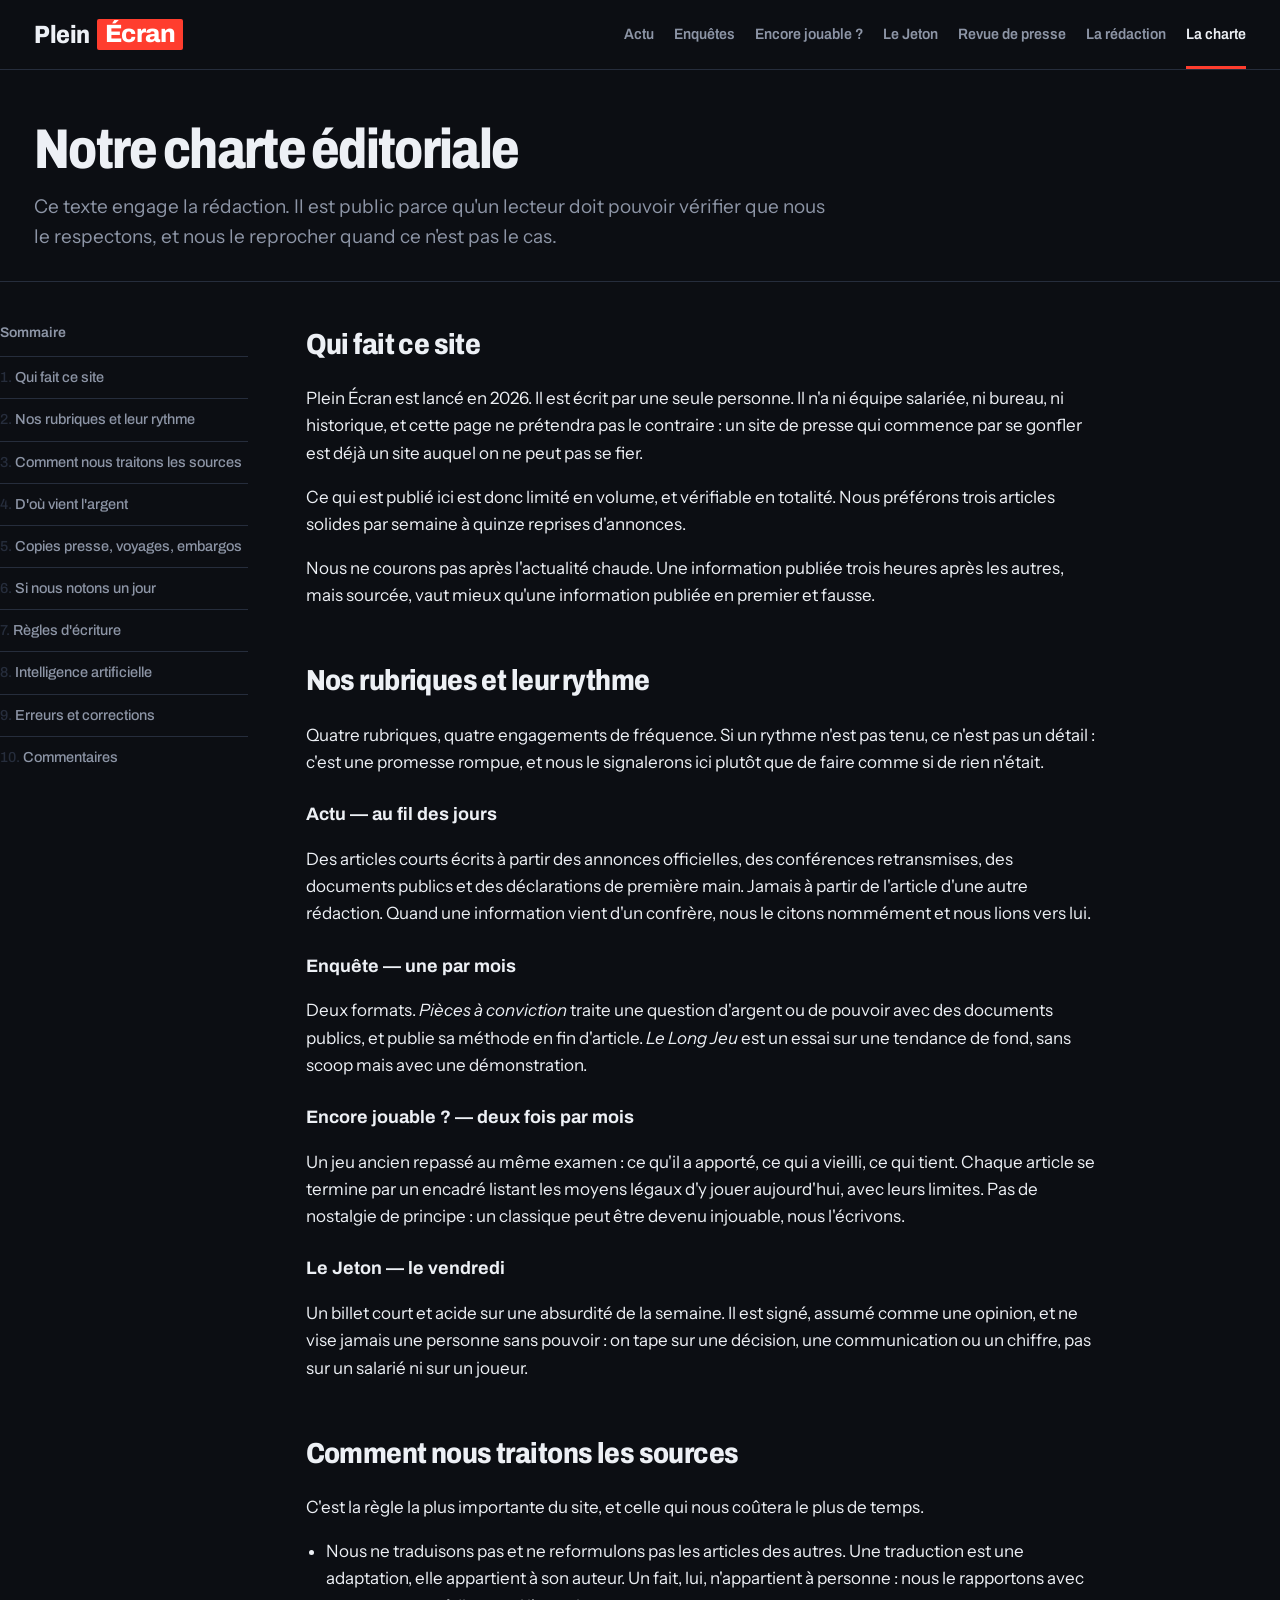
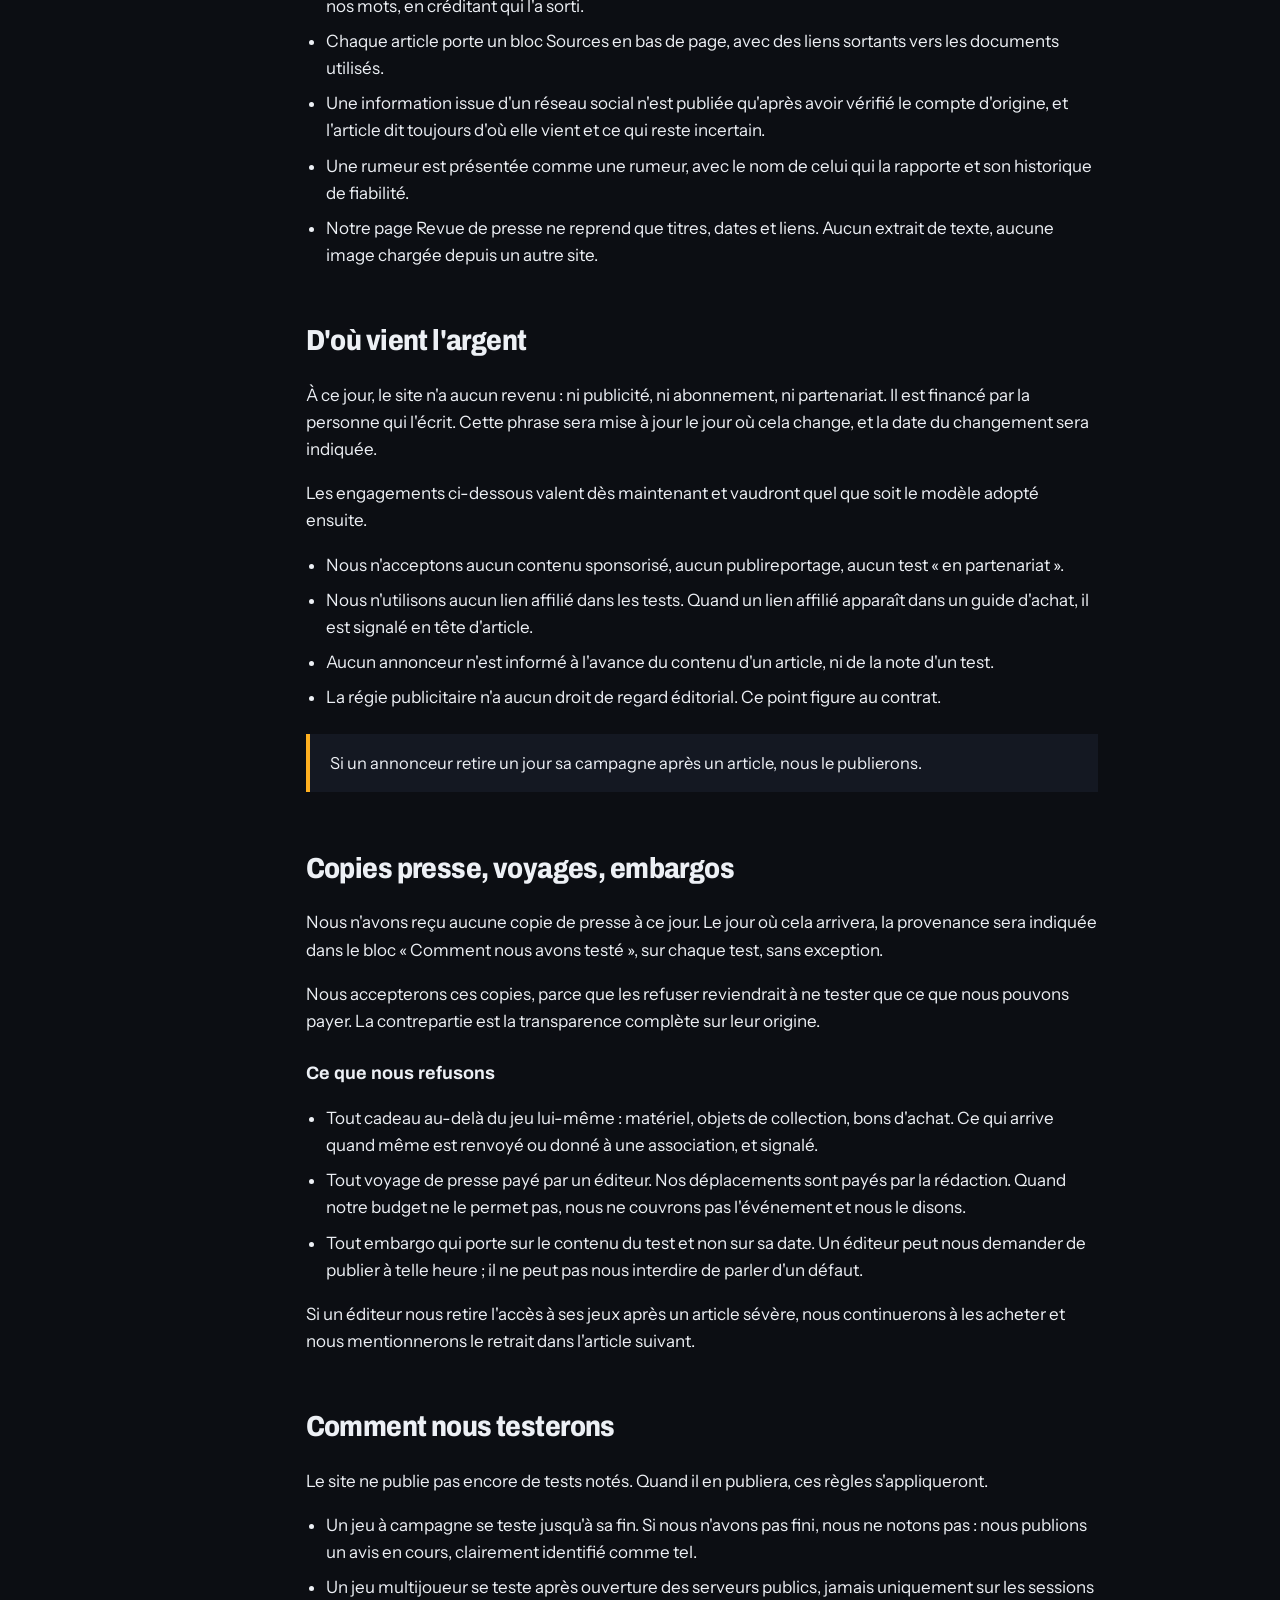
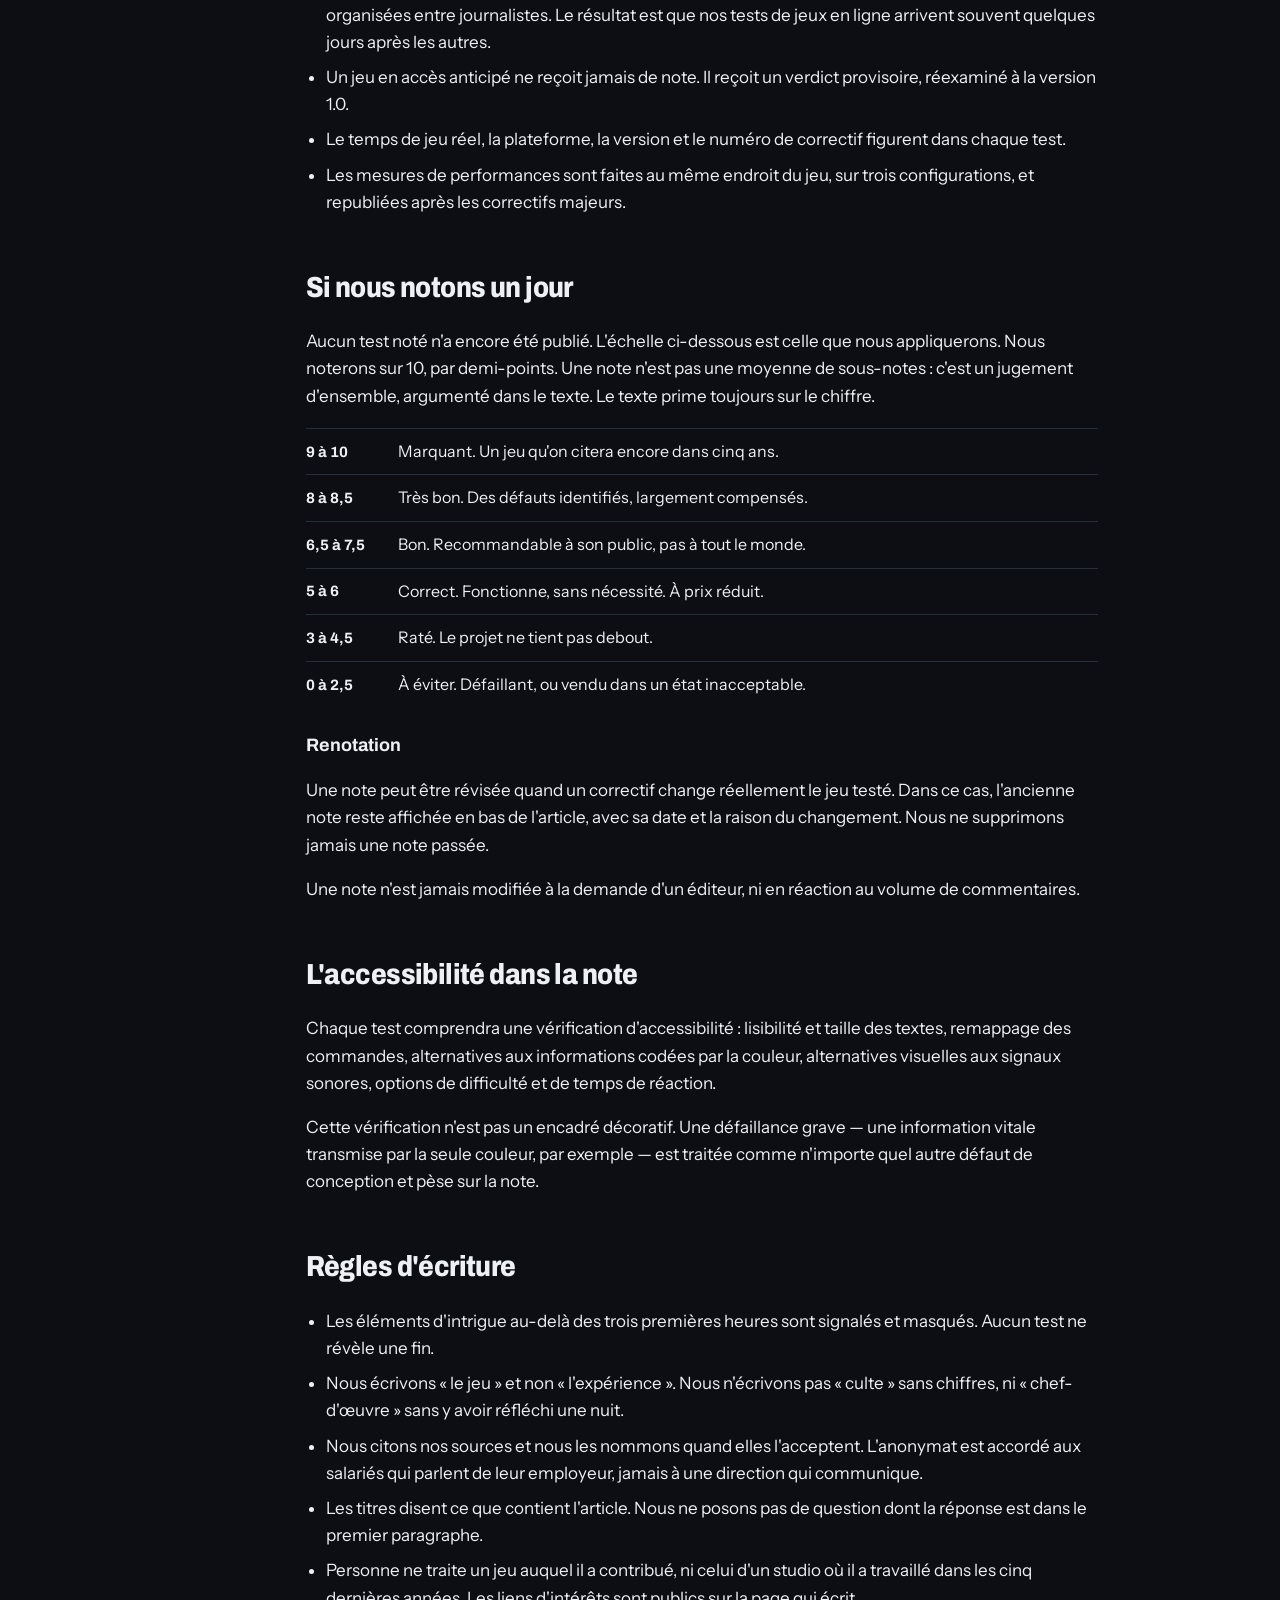
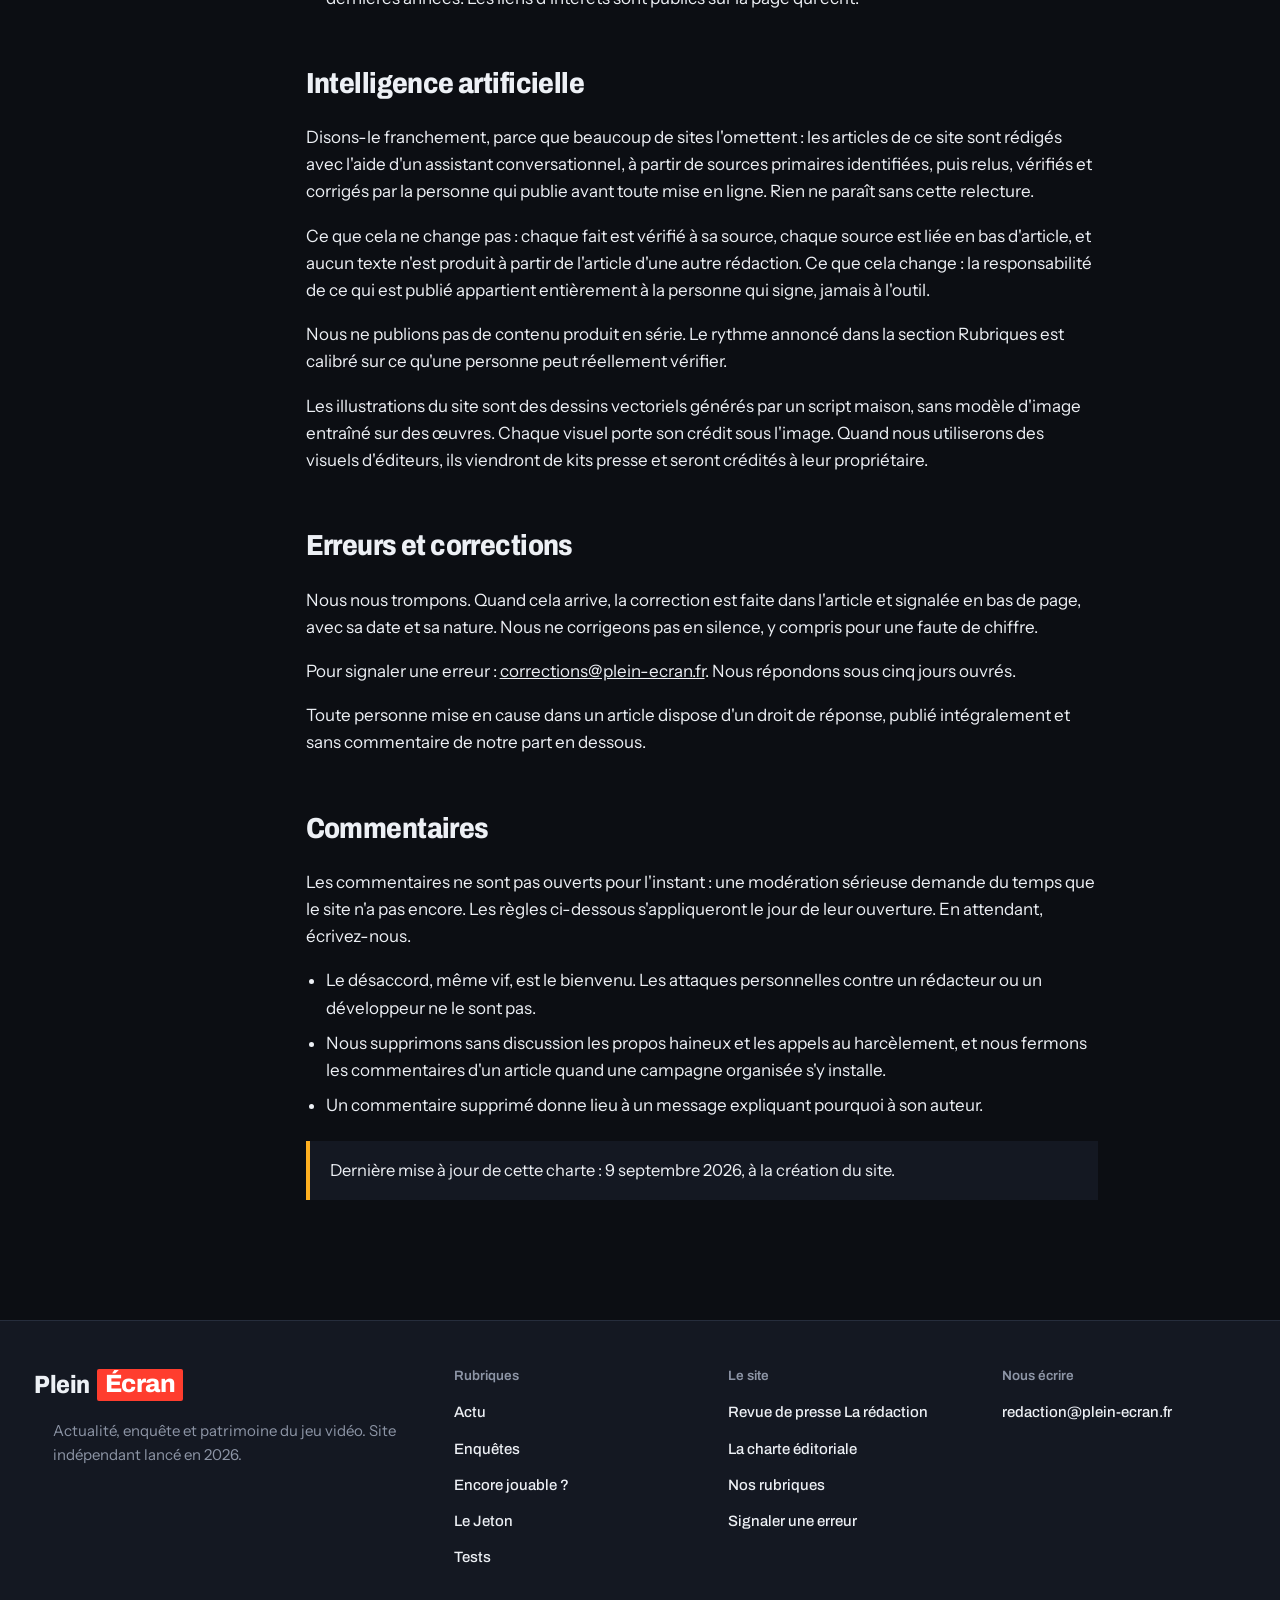
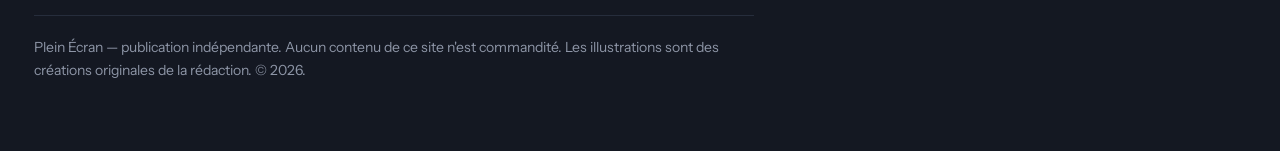
<file: charte.html>
<!DOCTYPE html>
<html lang="fr">
<head><head>
<meta charset="utf-8">
<meta name="viewport" content="width=device-width, initial-scale=1">
<title>La charte éditoriale — Plein Écran</title>
<meta name="description" content="Financement, copies presse, méthode de test, échelle de notation, corrections : les règles que s'impose la rédaction.">
<link rel="icon" href="assets/img/favicon.svg">
<link rel="preconnect" href="https://fonts.googleapis.com">
<link rel="preconnect" href="https://fonts.gstatic.com" crossorigin>
<link href="https://fonts.googleapis.com/css2?family=Archivo:wght@400;500;600;700;800&family=Instrument+Sans:wght@400;500;600&display=swap" rel="stylesheet">
<link rel="stylesheet" href="assets/css/style.css">
</head>
<body data-page="charte">
<a class="saut-contenu" href="#contenu">Aller au contenu</a>

<header class="entete">
  <div class="enveloppe entete-corps">
    <a class="marque" href="index.html">
      <span class="marque-mot">Plein</span><span class="marque-bloc">Écran</span>
    </a>
    <button class="bouton-menu" aria-expanded="false" aria-controls="nav-principale">Menu</button>
    <nav class="nav" id="nav-principale" aria-label="Navigation principale">
      <a href="tests.html?rubrique=actu">Actu</a>
      <a href="tests.html?rubrique=enquete">Enquêtes</a>
      <a href="tests.html?rubrique=retro">Encore jouable ?</a>
      <a href="tests.html?rubrique=jeton">Le Jeton</a>
      <a href="revue.html">Revue de presse</a>
      <a href="redaction.html">La rédaction</a>
      <a href="charte.html" aria-current="page">La charte</a>
    </nav>
  </div>
</header>

<main id="contenu">

  <section class="page-tete">
    <div class="enveloppe">
      <h1>Notre charte éditoriale</h1>
      <p>Ce texte engage la rédaction. Il est public parce qu'un lecteur doit pouvoir vérifier que nous le respectons, et nous le reprocher quand ce n'est pas le cas.</p>
    </div>
  </section>

  <div class="enveloppe charte">
    <nav class="sommaire" aria-label="Sommaire de la charte">
      <h2>Sommaire</h2>
      <ol>
        <li><a href="#mission">Qui fait ce site</a></li>
        <li><a href="#rubriques">Nos rubriques et leur rythme</a></li>
        <li><a href="#sources">Comment nous traitons les sources</a></li>
        <li><a href="#argent">D'où vient l'argent</a></li>
        <li><a href="#copies">Copies presse, voyages, embargos</a></li>
        <li><a href="#notation">Si nous notons un jour</a></li>
        <li><a href="#ecriture">Règles d'écriture</a></li>
        <li><a href="#ia">Intelligence artificielle</a></li>
        <li><a href="#corrections">Erreurs et corrections</a></li>
        <li><a href="#commentaires">Commentaires</a></li>
      </ol>
    </nav>

    <div class="charte-corps">

      <section>
        <h2 id="mission">Qui fait ce site</h2>
        <p>Plein Écran est lancé en 2026. Il est écrit par une seule personne. Il n'a ni équipe salariée, ni bureau, ni historique, et cette page ne prétendra pas le contraire : un site de presse qui commence par se gonfler est déjà un site auquel on ne peut pas se fier.</p>
        <p>Ce qui est publié ici est donc limité en volume, et vérifiable en totalité. Nous préférons trois articles solides par semaine à quinze reprises d'annonces.</p>
        <p>Nous ne courons pas après l'actualité chaude. Une information publiée trois heures après les autres, mais sourcée, vaut mieux qu'une information publiée en premier et fausse.</p>
      </section>

      <section>
        <h2 id="rubriques">Nos rubriques et leur rythme</h2>
        <p>Quatre rubriques, quatre engagements de fréquence. Si un rythme n'est pas tenu, ce n'est pas un détail : c'est une promesse rompue, et nous le signalerons ici plutôt que de faire comme si de rien n'était.</p>
        <h3>Actu — au fil des jours</h3>
        <p>Des articles courts écrits à partir des annonces officielles, des conférences retransmises, des documents publics et des déclarations de première main. Jamais à partir de l'article d'une autre rédaction. Quand une information vient d'un confrère, nous le citons nommément et nous lions vers lui.</p>
        <h3>Enquête — une par mois</h3>
        <p>Deux formats. <em>Pièces à conviction</em> traite une question d'argent ou de pouvoir avec des documents publics, et publie sa méthode en fin d'article. <em>Le Long Jeu</em> est un essai sur une tendance de fond, sans scoop mais avec une démonstration.</p>
        <h3>Encore jouable ? — deux fois par mois</h3>
        <p>Un jeu ancien repassé au même examen : ce qu'il a apporté, ce qui a vieilli, ce qui tient. Chaque article se termine par un encadré listant les moyens légaux d'y jouer aujourd'hui, avec leurs limites. Pas de nostalgie de principe : un classique peut être devenu injouable, nous l'écrivons.</p>
        <h3>Le Jeton — le vendredi</h3>
        <p>Un billet court et acide sur une absurdité de la semaine. Il est signé, assumé comme une opinion, et ne vise jamais une personne sans pouvoir : on tape sur une décision, une communication ou un chiffre, pas sur un salarié ni sur un joueur.</p>
      </section>

      <section>
        <h2 id="sources">Comment nous traitons les sources</h2>
        <p>C'est la règle la plus importante du site, et celle qui nous coûtera le plus de temps.</p>
        <ul>
          <li>Nous ne traduisons pas et ne reformulons pas les articles des autres. Une traduction est une adaptation, elle appartient à son auteur. Un fait, lui, n'appartient à personne : nous le rapportons avec nos mots, en créditant qui l'a sorti.</li>
          <li>Chaque article porte un bloc Sources en bas de page, avec des liens sortants vers les documents utilisés.</li>
          <li>Une information issue d'un réseau social n'est publiée qu'après avoir vérifié le compte d'origine, et l'article dit toujours d'où elle vient et ce qui reste incertain.</li>
          <li>Une rumeur est présentée comme une rumeur, avec le nom de celui qui la rapporte et son historique de fiabilité.</li>
          <li>Notre page Revue de presse ne reprend que titres, dates et liens. Aucun extrait de texte, aucune image chargée depuis un autre site.</li>
        </ul>
      </section>

      <section>
        <h2 id="argent">D'où vient l'argent</h2>
        <p>À ce jour, le site n'a aucun revenu : ni publicité, ni abonnement, ni partenariat. Il est financé par la personne qui l'écrit. Cette phrase sera mise à jour le jour où cela change, et la date du changement sera indiquée.</p>
        <p>Les engagements ci-dessous valent dès maintenant et vaudront quel que soit le modèle adopté ensuite.</p>
        <ul>
          <li>Nous n'acceptons aucun contenu sponsorisé, aucun publireportage, aucun test « en partenariat ».</li>
          <li>Nous n'utilisons aucun lien affilié dans les tests. Quand un lien affilié apparaît dans un guide d'achat, il est signalé en tête d'article.</li>
          <li>Aucun annonceur n'est informé à l'avance du contenu d'un article, ni de la note d'un test.</li>
          <li>La régie publicitaire n'a aucun droit de regard éditorial. Ce point figure au contrat.</li>
        </ul>
        <div class="encadre">Si un annonceur retire un jour sa campagne après un article, nous le publierons.</div>
      </section>

      <section>
        <h2 id="copies">Copies presse, voyages, embargos</h2>
        <p>Nous n'avons reçu aucune copie de presse à ce jour. Le jour où cela arrivera, la provenance sera indiquée dans le bloc « Comment nous avons testé », sur chaque test, sans exception.</p>
        <p>Nous accepterons ces copies, parce que les refuser reviendrait à ne tester que ce que nous pouvons payer. La contrepartie est la transparence complète sur leur origine.</p>
        <h3>Ce que nous refusons</h3>
        <ul>
          <li>Tout cadeau au-delà du jeu lui-même : matériel, objets de collection, bons d'achat. Ce qui arrive quand même est renvoyé ou donné à une association, et signalé.</li>
          <li>Tout voyage de presse payé par un éditeur. Nos déplacements sont payés par la rédaction. Quand notre budget ne le permet pas, nous ne couvrons pas l'événement et nous le disons.</li>
          <li>Tout embargo qui porte sur le contenu du test et non sur sa date. Un éditeur peut nous demander de publier à telle heure ; il ne peut pas nous interdire de parler d'un défaut.</li>
        </ul>
        <p>Si un éditeur nous retire l'accès à ses jeux après un article sévère, nous continuerons à les acheter et nous mentionnerons le retrait dans l'article suivant.</p>
      </section>

      <section>
        <h2 id="methode">Comment nous testerons</h2>
        <p>Le site ne publie pas encore de tests notés. Quand il en publiera, ces règles s'appliqueront.</p>
        <ul>
          <li>Un jeu à campagne se teste jusqu'à sa fin. Si nous n'avons pas fini, nous ne notons pas : nous publions un avis en cours, clairement identifié comme tel.</li>
          <li>Un jeu multijoueur se teste après ouverture des serveurs publics, jamais uniquement sur les sessions organisées entre journalistes. Le résultat est que nos tests de jeux en ligne arrivent souvent quelques jours après les autres.</li>
          <li>Un jeu en accès anticipé ne reçoit jamais de note. Il reçoit un verdict provisoire, réexaminé à la version 1.0.</li>
          <li>Le temps de jeu réel, la plateforme, la version et le numéro de correctif figurent dans chaque test.</li>
          <li>Les mesures de performances sont faites au même endroit du jeu, sur trois configurations, et republiées après les correctifs majeurs.</li>
        </ul>
      </section>

      <section>
        <h2 id="notation">Si nous notons un jour</h2>
        <p>Aucun test noté n'a encore été publié. L'échelle ci-dessous est celle que nous appliquerons. Nous noterons sur 10, par demi-points. Une note n'est pas une moyenne de sous-notes : c'est un jugement d'ensemble, argumenté dans le texte. Le texte prime toujours sur le chiffre.</p>
        <table class="echelle-notes">
          <tr><th>9 à 10</th><td>Marquant. Un jeu qu'on citera encore dans cinq ans.</td></tr>
          <tr><th>8 à 8,5</th><td>Très bon. Des défauts identifiés, largement compensés.</td></tr>
          <tr><th>6,5 à 7,5</th><td>Bon. Recommandable à son public, pas à tout le monde.</td></tr>
          <tr><th>5 à 6</th><td>Correct. Fonctionne, sans nécessité. À prix réduit.</td></tr>
          <tr><th>3 à 4,5</th><td>Raté. Le projet ne tient pas debout.</td></tr>
          <tr><th>0 à 2,5</th><td>À éviter. Défaillant, ou vendu dans un état inacceptable.</td></tr>
        </table>
        <h3>Renotation</h3>
        <p>Une note peut être révisée quand un correctif change réellement le jeu testé. Dans ce cas, l'ancienne note reste affichée en bas de l'article, avec sa date et la raison du changement. Nous ne supprimons jamais une note passée.</p>
        <p>Une note n'est jamais modifiée à la demande d'un éditeur, ni en réaction au volume de commentaires.</p>
      </section>

      <section>
        <h2 id="accessibilite">L'accessibilité dans la note</h2>
        <p>Chaque test comprendra une vérification d'accessibilité : lisibilité et taille des textes, remappage des commandes, alternatives aux informations codées par la couleur, alternatives visuelles aux signaux sonores, options de difficulté et de temps de réaction.</p>
        <p>Cette vérification n'est pas un encadré décoratif. Une défaillance grave — une information vitale transmise par la seule couleur, par exemple — est traitée comme n'importe quel autre défaut de conception et pèse sur la note.</p>
      </section>

      <section>
        <h2 id="ecriture">Règles d'écriture</h2>
        <ul>
          <li>Les éléments d'intrigue au-delà des trois premières heures sont signalés et masqués. Aucun test ne révèle une fin.</li>
          <li>Nous écrivons « le jeu » et non « l'expérience ». Nous n'écrivons pas « culte » sans chiffres, ni « chef-d'œuvre » sans y avoir réfléchi une nuit.</li>
          <li>Nous citons nos sources et nous les nommons quand elles l'acceptent. L'anonymat est accordé aux salariés qui parlent de leur employeur, jamais à une direction qui communique.</li>
          <li>Les titres disent ce que contient l'article. Nous ne posons pas de question dont la réponse est dans le premier paragraphe.</li>
          <li>Personne ne traite un jeu auquel il a contribué, ni celui d'un studio où il a travaillé dans les cinq dernières années. Les liens d'intérêts sont publics sur la page qui écrit.</li>
        </ul>
      </section>

      <section>
        <h2 id="ia">Intelligence artificielle</h2>
        <p>Disons-le franchement, parce que beaucoup de sites l'omettent : les articles de ce site sont rédigés avec l'aide d'un assistant conversationnel, à partir de sources primaires identifiées, puis relus, vérifiés et corrigés par la personne qui publie avant toute mise en ligne. Rien ne paraît sans cette relecture.</p>
        <p>Ce que cela ne change pas : chaque fait est vérifié à sa source, chaque source est liée en bas d'article, et aucun texte n'est produit à partir de l'article d'une autre rédaction. Ce que cela change : la responsabilité de ce qui est publié appartient entièrement à la personne qui signe, jamais à l'outil.</p>
        <p>Nous ne publions pas de contenu produit en série. Le rythme annoncé dans la section Rubriques est calibré sur ce qu'une personne peut réellement vérifier.</p>
        <p>Les illustrations du site sont des dessins vectoriels générés par un script maison, sans modèle d'image entraîné sur des œuvres. Chaque visuel porte son crédit sous l'image. Quand nous utiliserons des visuels d'éditeurs, ils viendront de kits presse et seront crédités à leur propriétaire.</p>
      </section>

      <section>
        <h2 id="corrections">Erreurs et corrections</h2>
        <p>Nous nous trompons. Quand cela arrive, la correction est faite dans l'article et signalée en bas de page, avec sa date et sa nature. Nous ne corrigeons pas en silence, y compris pour une faute de chiffre.</p>
        <p>Pour signaler une erreur : <a href="mailto:corrections@plein-ecran.fr">corrections@plein-ecran.fr</a>. Nous répondons sous cinq jours ouvrés.</p>
        <p>Toute personne mise en cause dans un article dispose d'un droit de réponse, publié intégralement et sans commentaire de notre part en dessous.</p>
      </section>

      <section>
        <h2 id="commentaires">Commentaires</h2>
        <p>Les commentaires ne sont pas ouverts pour l'instant : une modération sérieuse demande du temps que le site n'a pas encore. Les règles ci-dessous s'appliqueront le jour de leur ouverture. En attendant, écrivez-nous.</p>
        <ul>
          <li>Le désaccord, même vif, est le bienvenu. Les attaques personnelles contre un rédacteur ou un développeur ne le sont pas.</li>
          <li>Nous supprimons sans discussion les propos haineux et les appels au harcèlement, et nous fermons les commentaires d'un article quand une campagne organisée s'y installe.</li>
          <li>Un commentaire supprimé donne lieu à un message expliquant pourquoi à son auteur.</li>
        </ul>
        <div class="encadre">Dernière mise à jour de cette charte : 9 septembre 2026, à la création du site.</div>
      </section>

    </div>
  </div>

</main>

<footer class="pied">
  <div class="enveloppe">
    <div class="pied-grille">
      <div>
        <a class="marque" href="index.html"><span class="marque-mot">Plein</span><span class="marque-bloc">Écran</span></a>
        <p class="section-note" style="margin-top:14px">Actualité, enquête et patrimoine du jeu vidéo. Site indépendant lancé en 2026.</p>
      </div>
      <div>
        <h3>Rubriques</h3>
        <ul>
          <li><a href="tests.html?rubrique=actu">Actu</a></li>
          <li><a href="tests.html?rubrique=enquete">Enquêtes</a></li>
          <li><a href="tests.html?rubrique=retro">Encore jouable ?</a></li>
          <li><a href="tests.html?rubrique=jeton">Le Jeton</a></li>
          <li><a href="tests.html?rubrique=test">Tests</a></li>
        </ul>
      </div>
      <div>
        <h3>Le site</h3>
        <ul>
          <li><a href="revue.html">Revue de presse</a>
      <a href="redaction.html">La rédaction</a></li>
          <li><a href="charte.html">La charte éditoriale</a></li>
          <li><a href="charte.html#rubriques">Nos rubriques</a></li>
          <li><a href="charte.html#corrections">Signaler une erreur</a></li>
        </ul>
      </div>
      <div>
        <h3>Nous écrire</h3>
        <ul>
          <li><a href="mailto:redaction@plein-ecran.fr">redaction@plein-ecran.fr</a></li>
          
        </ul>
      </div>
    </div>
    <p class="pied-mentions">Plein Écran — publication indépendante. Aucun contenu de ce site n'est commandité. Les illustrations sont des créations originales de la rédaction. © <span id="annee">2026</span>.</p>
  </div>
</footer>

<script src="assets/js/data.js"></script>
<script src="assets/js/illustrations.js"></script>
<script src="assets/js/app.js"></script>
</body>
</html>
</file>
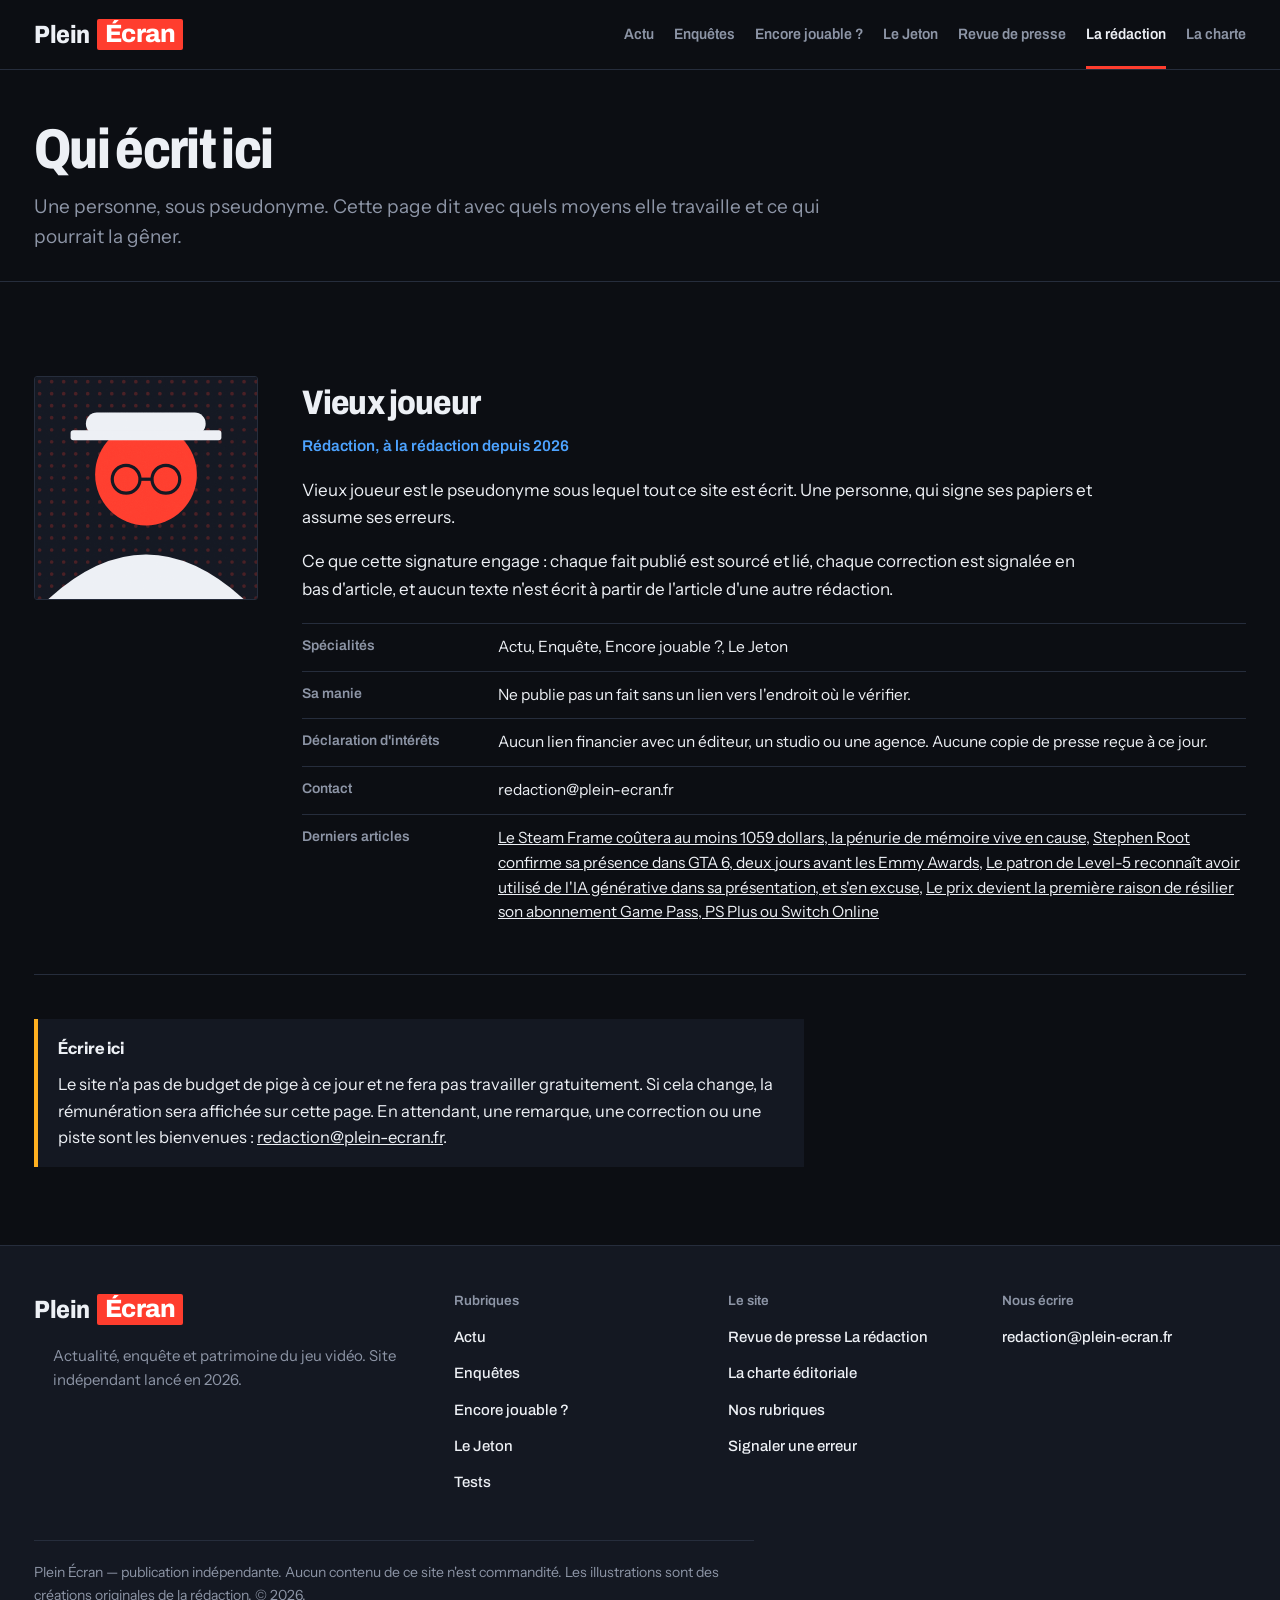
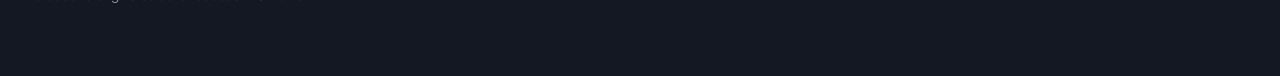
<file: redaction.html>
<!DOCTYPE html>
<html lang="fr">
<head><head>
<meta charset="utf-8">
<meta name="viewport" content="width=device-width, initial-scale=1">
<title>La rédaction — Plein Écran</title>
<meta name="description" content="Les six rédacteurs de Plein Écran, leurs spécialités, leur note moyenne et leur déclaration d'intérêts.">
<link rel="icon" href="assets/img/favicon.svg">
<link rel="preconnect" href="https://fonts.googleapis.com">
<link rel="preconnect" href="https://fonts.gstatic.com" crossorigin>
<link href="https://fonts.googleapis.com/css2?family=Archivo:wght@400;500;600;700;800&family=Instrument+Sans:wght@400;500;600&display=swap" rel="stylesheet">
<link rel="stylesheet" href="assets/css/style.css">
</head>
<body data-page="redaction">
<a class="saut-contenu" href="#contenu">Aller au contenu</a>

<header class="entete">
  <div class="enveloppe entete-corps">
    <a class="marque" href="index.html">
      <span class="marque-mot">Plein</span><span class="marque-bloc">Écran</span>
    </a>
    <button class="bouton-menu" aria-expanded="false" aria-controls="nav-principale">Menu</button>
    <nav class="nav" id="nav-principale" aria-label="Navigation principale">
      <a href="tests.html?rubrique=actu">Actu</a>
      <a href="tests.html?rubrique=enquete">Enquêtes</a>
      <a href="tests.html?rubrique=retro">Encore jouable ?</a>
      <a href="tests.html?rubrique=jeton">Le Jeton</a>
      <a href="revue.html">Revue de presse</a>
      <a href="redaction.html" aria-current="page">La rédaction</a>
      <a href="charte.html">La charte</a>
    </nav>
  </div>
</header>

<main id="contenu">

  <section class="page-tete">
    <div class="enveloppe">
      <h1>Qui écrit ici</h1>
      <p>Une personne, sous pseudonyme. Cette page dit avec quels moyens elle travaille et ce qui pourrait la gêner.</p>
    </div>
  </section>

  <section class="section" style="border-bottom:none">
    <div class="enveloppe">
      <div id="fiches"></div>

      <div class="encadre" style="margin-top:44px; max-width:70ch">
        <p style="margin:0 0 10px"><strong>Écrire ici</strong></p>
        <p style="margin:0">Le site n'a pas de budget de pige à ce jour et ne fera pas travailler gratuitement. Si cela change, la rémunération sera affichée sur cette page. En attendant, une remarque, une correction ou une piste sont les bienvenues : <a href="mailto:redaction@plein-ecran.fr">redaction@plein-ecran.fr</a>.</p>
      </div>
    </div>
  </section>

</main>

<footer class="pied">
  <div class="enveloppe">
    <div class="pied-grille">
      <div>
        <a class="marque" href="index.html"><span class="marque-mot">Plein</span><span class="marque-bloc">Écran</span></a>
        <p class="section-note" style="margin-top:14px">Actualité, enquête et patrimoine du jeu vidéo. Site indépendant lancé en 2026.</p>
      </div>
      <div>
        <h3>Rubriques</h3>
        <ul>
          <li><a href="tests.html?rubrique=actu">Actu</a></li>
          <li><a href="tests.html?rubrique=enquete">Enquêtes</a></li>
          <li><a href="tests.html?rubrique=retro">Encore jouable ?</a></li>
          <li><a href="tests.html?rubrique=jeton">Le Jeton</a></li>
          <li><a href="tests.html?rubrique=test">Tests</a></li>
        </ul>
      </div>
      <div>
        <h3>Le site</h3>
        <ul>
          <li><a href="revue.html">Revue de presse</a>
      <a href="redaction.html">La rédaction</a></li>
          <li><a href="charte.html">La charte éditoriale</a></li>
          <li><a href="charte.html#rubriques">Nos rubriques</a></li>
          <li><a href="charte.html#corrections">Signaler une erreur</a></li>
        </ul>
      </div>
      <div>
        <h3>Nous écrire</h3>
        <ul>
          <li><a href="mailto:redaction@plein-ecran.fr">redaction@plein-ecran.fr</a></li>
          
        </ul>
      </div>
    </div>
    <p class="pied-mentions">Plein Écran — publication indépendante. Aucun contenu de ce site n'est commandité. Les illustrations sont des créations originales de la rédaction. © <span id="annee">2026</span>.</p>
  </div>
</footer>

<script src="assets/js/data.js"></script>
<script src="assets/js/illustrations.js"></script>
<script src="assets/js/app.js"></script>
</body>
</html>
</file>
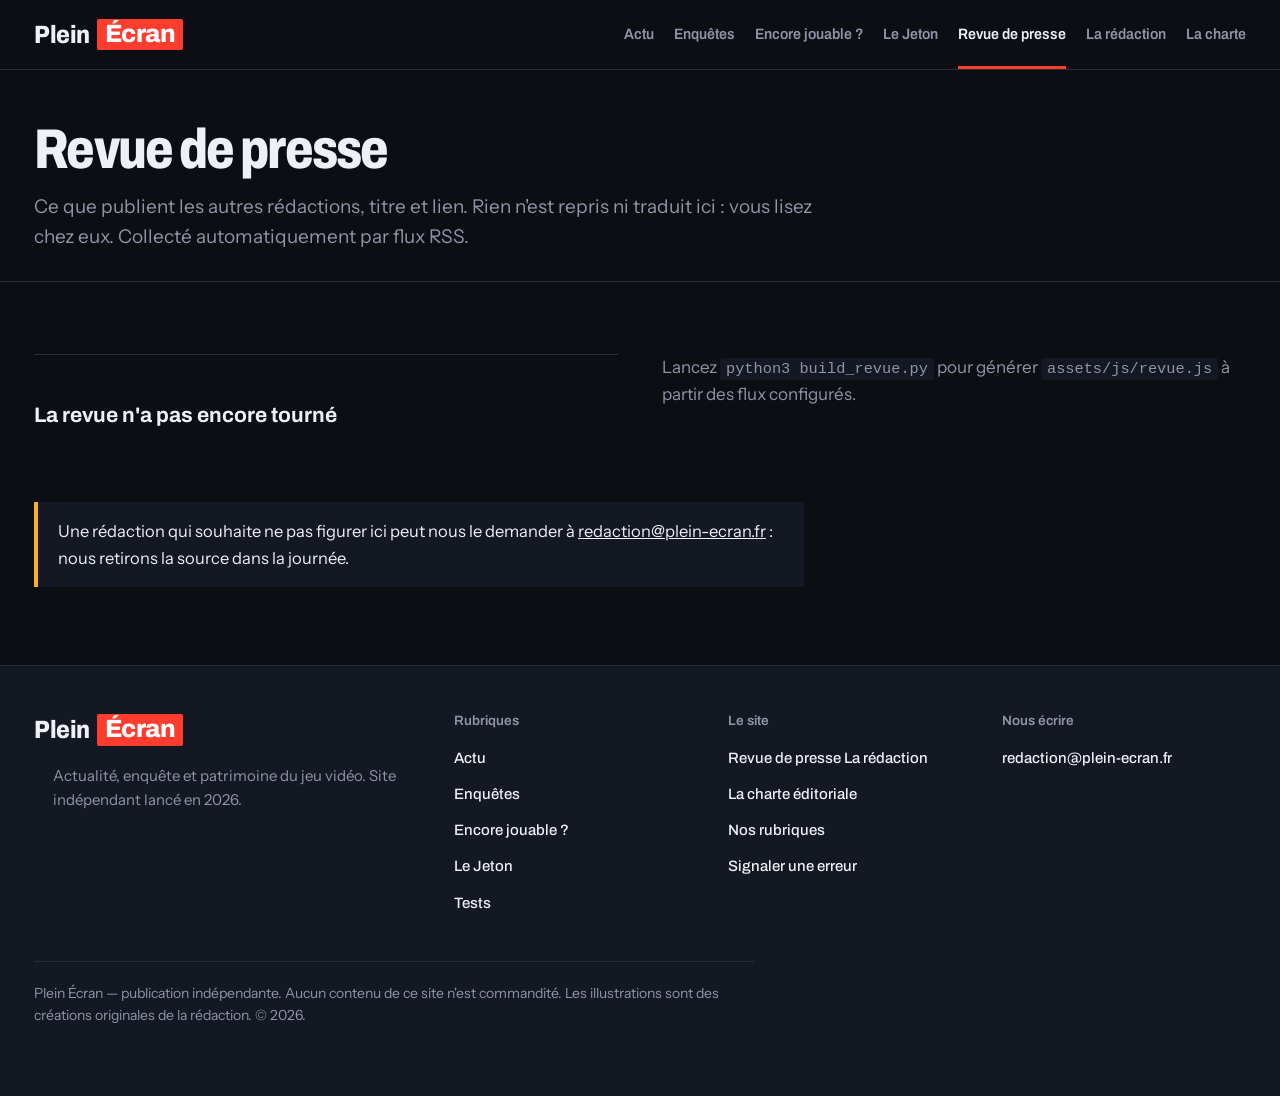
<file: revue.html>
<!DOCTYPE html>
<html lang="fr">
<head>
<meta charset="utf-8">
<meta name="viewport" content="width=device-width, initial-scale=1">
<title>Revue de presse — Plein Écran</title>
<meta name="description" content="Les titres du jour chez les autres rédactions, en liens sortants. Aucun contenu repris.">
<link rel="icon" href="assets/img/favicon.svg">
<link rel="preconnect" href="https://fonts.googleapis.com">
<link rel="preconnect" href="https://fonts.gstatic.com" crossorigin>
<link href="https://fonts.googleapis.com/css2?family=Archivo:wght@400;500;600;700;800&family=Instrument+Sans:wght@400;500;600&display=swap" rel="stylesheet">
<link rel="stylesheet" href="assets/css/style.css">
</head>
<body data-page="revue">
<a class="saut-contenu" href="#contenu">Aller au contenu</a>

<header class="entete">
  <div class="enveloppe entete-corps">
    <a class="marque" href="index.html">
      <span class="marque-mot">Plein</span><span class="marque-bloc">Écran</span>
    </a>
    <button class="bouton-menu" aria-expanded="false" aria-controls="nav-principale">Menu</button>
    <nav class="nav" id="nav-principale" aria-label="Navigation principale">
      <a href="tests.html?rubrique=actu">Actu</a>
      <a href="tests.html?rubrique=enquete">Enquêtes</a>
      <a href="tests.html?rubrique=retro">Encore jouable ?</a>
      <a href="tests.html?rubrique=jeton">Le Jeton</a>
      <a href="revue.html" aria-current="page">Revue de presse</a>
      <a href="redaction.html">La rédaction</a>
      <a href="charte.html">La charte</a>
    </nav>
  </div>
</header>

<main id="contenu">

  <section class="page-tete">
    <div class="enveloppe">
      <h1>Revue de presse</h1>
      <p>Ce que publient les autres rédactions, titre et lien. Rien n'est repris ni traduit ici : vous lisez chez eux. Collecté automatiquement par flux RSS.</p>
    </div>
  </section>

  <section class="section" style="border-bottom:none">
    <div class="enveloppe">
      <p class="compte-resultats" id="revue-maj" role="status"></p>
      <div class="revue-grille" id="revue"></div>
      <div class="encadre" style="max-width:70ch; margin-top:34px">
        <p style="margin:0">Une rédaction qui souhaite ne pas figurer ici peut nous le demander à <a href="mailto:redaction@plein-ecran.fr">redaction@plein-ecran.fr</a> : nous retirons la source dans la journée.</p>
      </div>
    </div>
  </section>

</main>

<footer class="pied">
  <div class="enveloppe">
    <div class="pied-grille">
      <div>
        <a class="marque" href="index.html"><span class="marque-mot">Plein</span><span class="marque-bloc">Écran</span></a>
        <p class="section-note" style="margin-top:14px">Actualité, enquête et patrimoine du jeu vidéo. Site indépendant lancé en 2026.</p>
      </div>
      <div>
        <h3>Rubriques</h3>
        <ul>
          <li><a href="tests.html?rubrique=actu">Actu</a></li>
          <li><a href="tests.html?rubrique=enquete">Enquêtes</a></li>
          <li><a href="tests.html?rubrique=retro">Encore jouable ?</a></li>
          <li><a href="tests.html?rubrique=jeton">Le Jeton</a></li>
          <li><a href="tests.html?rubrique=test">Tests</a></li>
        </ul>
      </div>
      <div>
        <h3>Le site</h3>
        <ul>
          <li><a href="revue.html">Revue de presse</a>
      <a href="redaction.html">La rédaction</a></li>
          <li><a href="charte.html">La charte éditoriale</a></li>
          <li><a href="charte.html#rubriques">Nos rubriques</a></li>
          <li><a href="charte.html#corrections">Signaler une erreur</a></li>
        </ul>
      </div>
      <div>
        <h3>Nous écrire</h3>
        <ul>
          <li><a href="mailto:redaction@plein-ecran.fr">redaction@plein-ecran.fr</a></li>
          
        </ul>
      </div>
    </div>
    <p class="pied-mentions">Plein Écran — publication indépendante. Aucun contenu de ce site n'est commandité. Les illustrations sont des créations originales de la rédaction. © <span id="annee">2026</span>.</p>
  </div>
</footer>

<script src="assets/js/data.js"></script>
<script src="assets/js/illustrations.js"></script>
<script src="assets/js/revue.js"></script>
<script src="assets/js/app.js"></script>
</body>
</html>
</file>
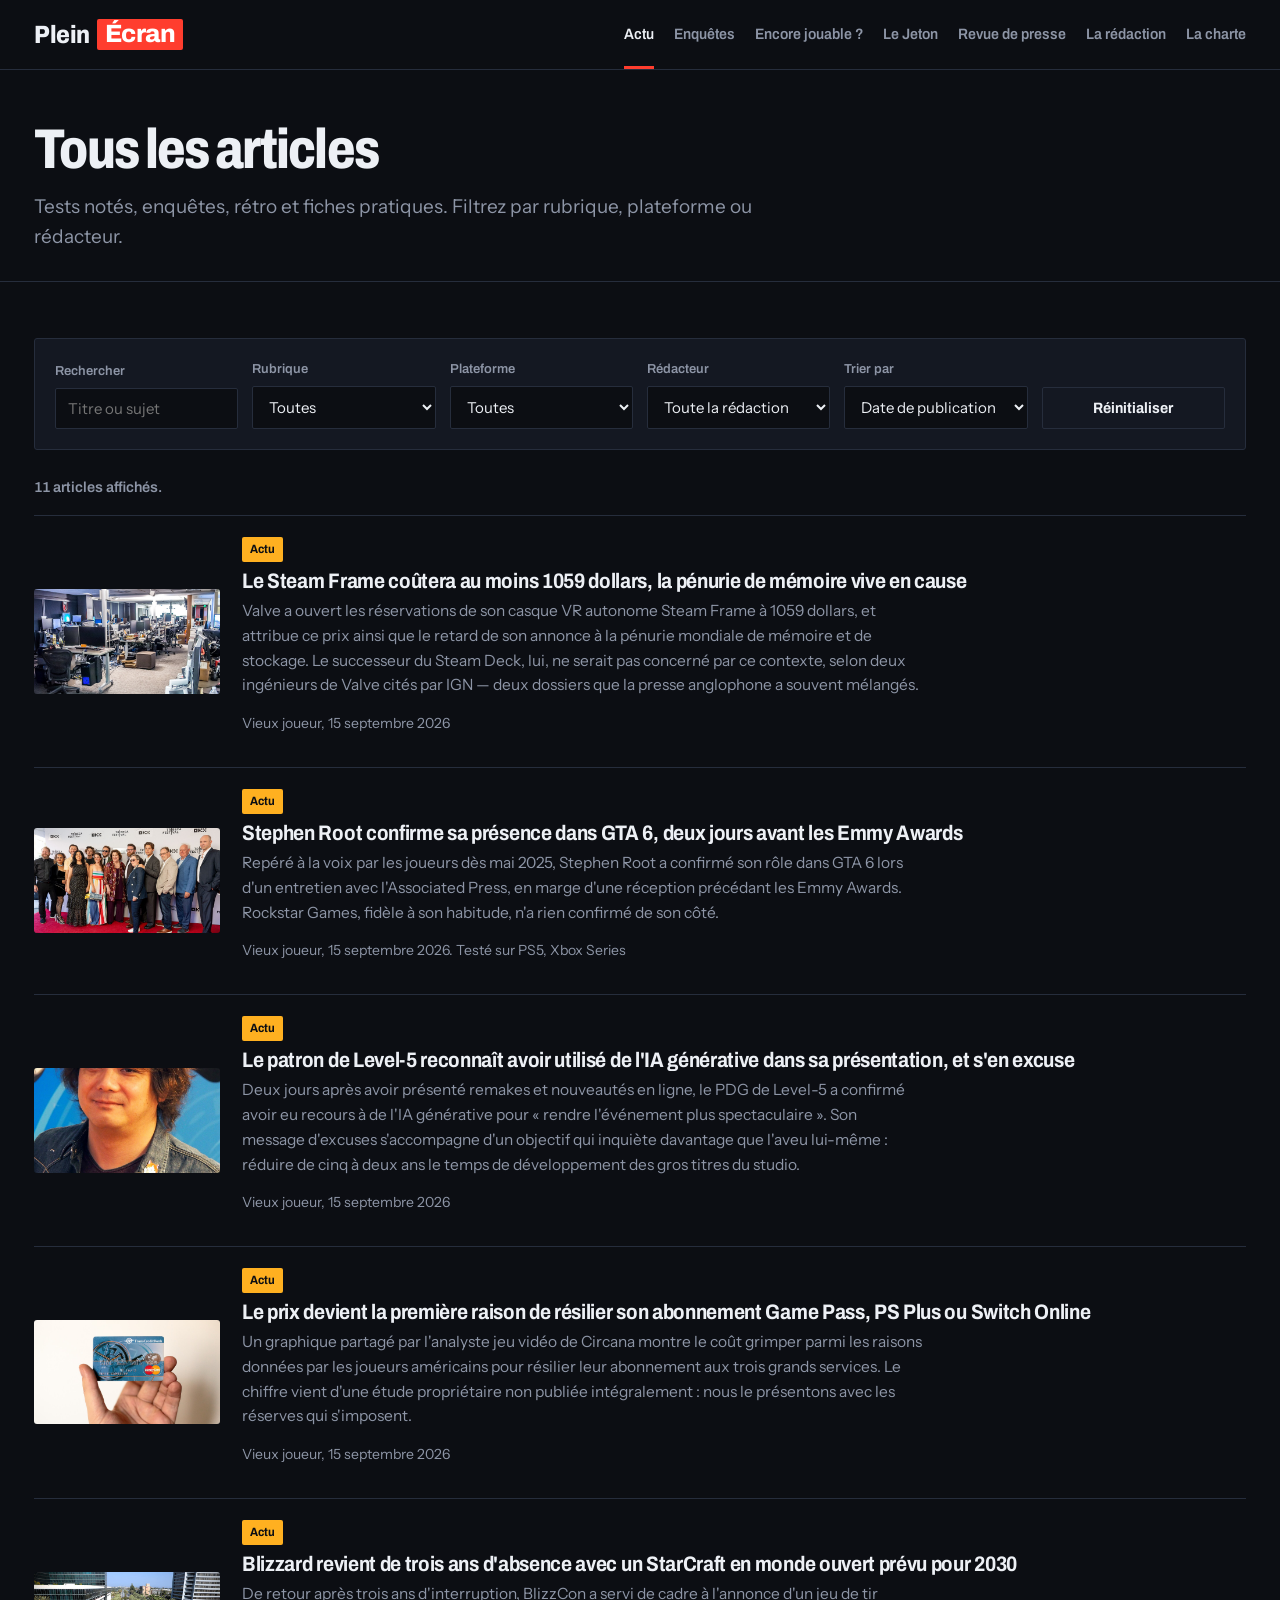
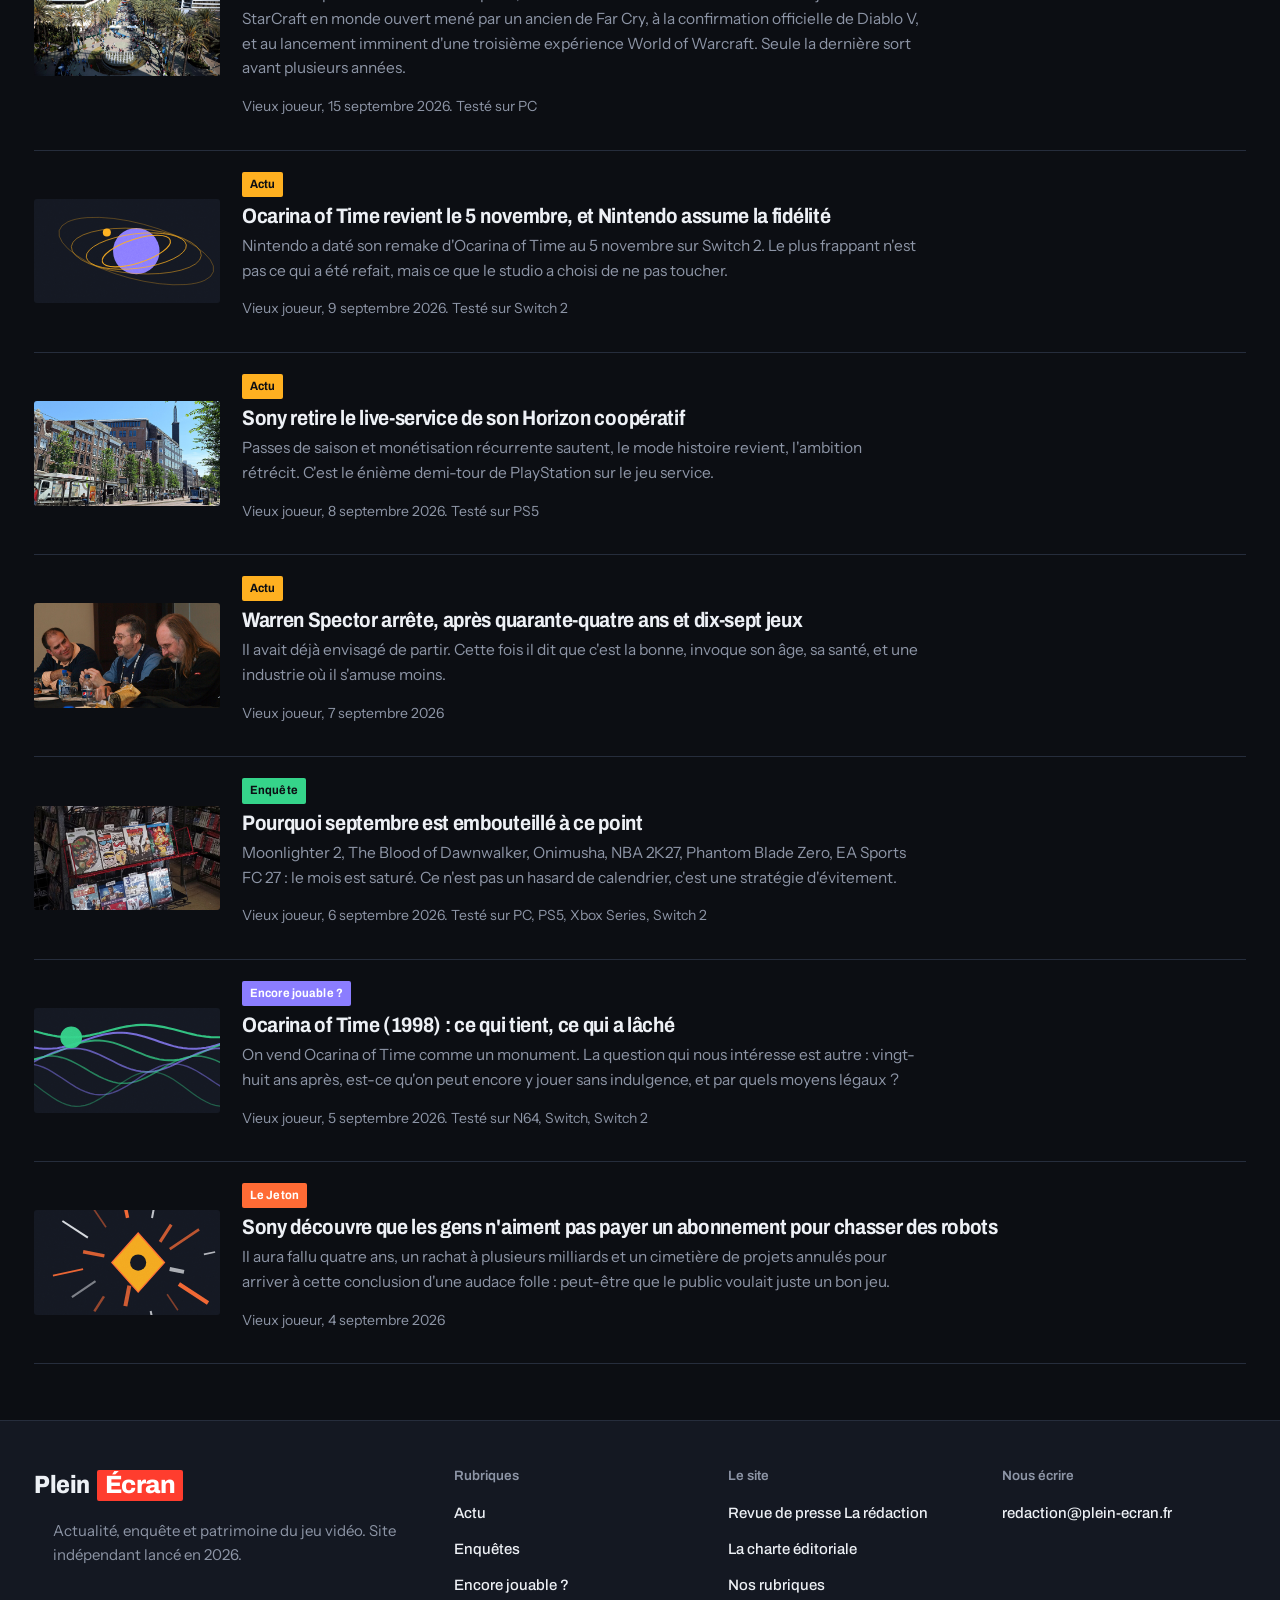
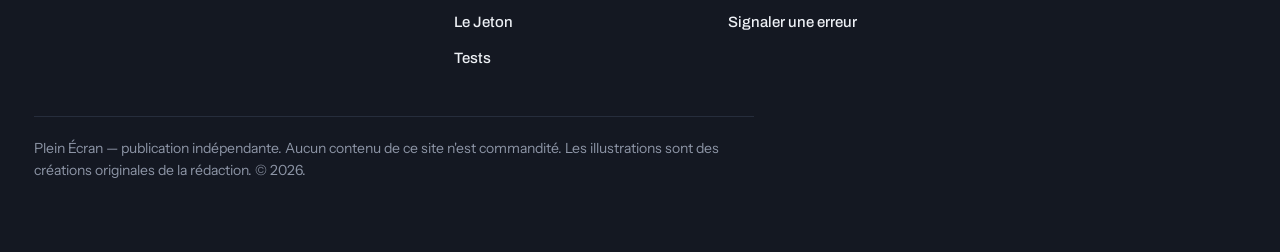
<file: tests.html>
<!DOCTYPE html>
<html lang="fr">
<head><head>
<meta charset="utf-8">
<meta name="viewport" content="width=device-width, initial-scale=1">
<title>Tous les articles — Plein Écran</title>
<meta name="description" content="Tests notés, enquêtes, rétro et fiches pratiques, filtrables par rubrique, plateforme et rédacteur.">
<link rel="icon" href="assets/img/favicon.svg">
<link rel="preconnect" href="https://fonts.googleapis.com">
<link rel="preconnect" href="https://fonts.gstatic.com" crossorigin>
<link href="https://fonts.googleapis.com/css2?family=Archivo:wght@400;500;600;700;800&family=Instrument+Sans:wght@400;500;600&display=swap" rel="stylesheet">
<link rel="stylesheet" href="assets/css/style.css">
</head>
<body data-page="liste">
<a class="saut-contenu" href="#contenu">Aller au contenu</a>

<header class="entete">
  <div class="enveloppe entete-corps">
    <a class="marque" href="index.html">
      <span class="marque-mot">Plein</span><span class="marque-bloc">Écran</span>
    </a>
    <button class="bouton-menu" aria-expanded="false" aria-controls="nav-principale">Menu</button>
    <nav class="nav" id="nav-principale" aria-label="Navigation principale">
      <a href="tests.html?rubrique=actu" aria-current="page">Actu</a>
      <a href="tests.html?rubrique=enquete">Enquêtes</a>
      <a href="tests.html?rubrique=retro">Encore jouable ?</a>
      <a href="tests.html?rubrique=jeton">Le Jeton</a>
      <a href="revue.html">Revue de presse</a>
      <a href="redaction.html">La rédaction</a>
      <a href="charte.html">La charte</a>
    </nav>
  </div>
</header>

<main id="contenu">

  <section class="page-tete">
    <div class="enveloppe">
      <h1>Tous les articles</h1>
      <p>Tests notés, enquêtes, rétro et fiches pratiques. Filtrez par rubrique, plateforme ou rédacteur.</p>
    </div>
  </section>

  <section class="section" style="border-bottom:none">
    <div class="enveloppe">
      <form class="filtres" role="search" onsubmit="return false">
        <div class="champ">
          <label for="f-texte">Rechercher</label>
          <input type="search" id="f-texte" placeholder="Titre ou sujet">
        </div>
        <div class="champ">
          <label for="f-rubrique">Rubrique</label>
          <select id="f-rubrique">
            <option value="">Toutes</option>
            <option value="test">Test</option>
            <option value="dossier">Dossier</option>
            <option value="retro">Rétro</option>
            <option value="actu">Actu</option>
            <option value="pratique">Pratique</option>
          </select>
        </div>
        <div class="champ">
          <label for="f-plateforme">Plateforme</label>
          <select id="f-plateforme"><option value="">Toutes</option></select>
        </div>
        <div class="champ">
          <label for="f-auteur">Rédacteur</label>
          <select id="f-auteur"><option value="">Toute la rédaction</option></select>
        </div>
        <div class="champ">
          <label for="f-tri">Trier par</label>
          <select id="f-tri">
            <option value="date">Date de publication</option>
            <option value="note">Note</option>
          </select>
        </div>
        <button type="button" class="bouton bouton-creux" id="reinit">Réinitialiser</button>
      </form>

      <p class="compte-resultats" id="compte" role="status"></p>
      <div class="liste-tests" id="resultats"></div>
    </div>
  </section>

</main>

<footer class="pied">
  <div class="enveloppe">
    <div class="pied-grille">
      <div>
        <a class="marque" href="index.html"><span class="marque-mot">Plein</span><span class="marque-bloc">Écran</span></a>
        <p class="section-note" style="margin-top:14px">Actualité, enquête et patrimoine du jeu vidéo. Site indépendant lancé en 2026.</p>
      </div>
      <div>
        <h3>Rubriques</h3>
        <ul>
          <li><a href="tests.html?rubrique=actu">Actu</a></li>
          <li><a href="tests.html?rubrique=enquete">Enquêtes</a></li>
          <li><a href="tests.html?rubrique=retro">Encore jouable ?</a></li>
          <li><a href="tests.html?rubrique=jeton">Le Jeton</a></li>
          <li><a href="tests.html?rubrique=test">Tests</a></li>
        </ul>
      </div>
      <div>
        <h3>Le site</h3>
        <ul>
          <li><a href="revue.html">Revue de presse</a>
      <a href="redaction.html">La rédaction</a></li>
          <li><a href="charte.html">La charte éditoriale</a></li>
          <li><a href="charte.html#rubriques">Nos rubriques</a></li>
          <li><a href="charte.html#corrections">Signaler une erreur</a></li>
        </ul>
      </div>
      <div>
        <h3>Nous écrire</h3>
        <ul>
          <li><a href="mailto:redaction@plein-ecran.fr">redaction@plein-ecran.fr</a></li>
          
        </ul>
      </div>
    </div>
    <p class="pied-mentions">Plein Écran — publication indépendante. Aucun contenu de ce site n'est commandité. Les illustrations sont des créations originales de la rédaction. © <span id="annee">2026</span>.</p>
  </div>
</footer>

<script src="assets/js/data.js"></script>
<script src="assets/js/illustrations.js"></script>
<script src="assets/js/app.js"></script>
</body>
</html>
</file>
<file: assets/css/style.css>
/* ==========================================================================
   Plein Écran — feuille de style
   Registre : site d'actualité jeu vidéo à fort volume.
   Base graphite bleutée, deux encres à rôle défini (rouge signal = marque et
   actualité, bleu = données et plateformes), et une colonne chronologique
   horodatée comme colonne vertébrale de l'accueil.
   Titres : Archivo (axe de chasse). Courant : Instrument Sans.
   ========================================================================== */

:root {
  --nuit:     #0C0E13;
  --panneau:  #141822;
  --panneau2: #1B2130;
  --trait:    #262D3C;
  --blanc:    #EDF0F5;
  --gris:     #8D95A6;
  --signal:   #FF3D2E;
  --data:     #4DA3FF;
  --vert:     #35D48A;
  --ambre:    #FFB020;
  --violet:   #8B7DFF;

  --page:  1320px;
  --gout:  clamp(16px, 3.2vw, 34px);

  --titre: "Archivo", "Helvetica Neue", Arial, sans-serif;
  --texte: "Instrument Sans", "Segoe UI", system-ui, sans-serif;
}

*, *::before, *::after { box-sizing: border-box; }

html { scroll-behavior: smooth; }
@media (prefers-reduced-motion: reduce) {
  html { scroll-behavior: auto; }
  *, *::before, *::after { animation-duration: .001ms !important; transition-duration: .001ms !important; }
}

body {
  margin: 0;
  background: var(--nuit);
  color: var(--blanc);
  font-family: var(--texte);
  font-size: 17px;
  line-height: 1.6;
  -webkit-font-smoothing: antialiased;
}

img { max-width: 100%; display: block; }
a { color: inherit; }

:focus-visible { outline: 3px solid var(--data); outline-offset: 3px; }

.enveloppe { width: 100%; max-width: var(--page); margin-inline: auto; padding-inline: var(--gout); }

.saut-contenu { position: absolute; left: -9999px; top: 0; background: var(--signal); color: #fff; padding: 12px 18px; font-family: var(--titre); font-weight: 700; }
.saut-contenu:focus { left: 8px; top: 8px; z-index: 99; }

/* ===================== En-tête ===================== */

.entete { position: sticky; top: 0; z-index: 40; background: var(--nuit); border-bottom: 1px solid var(--trait); }
.entete-corps { display: flex; align-items: center; gap: 26px; min-height: 66px; }

.marque { display: flex; align-items: center; gap: 0; text-decoration: none; margin-right: auto; }
.marque-mot {
  font-family: var(--titre); font-weight: 800; font-size: 25px;
  font-stretch: 88%; letter-spacing: -.02em; color: var(--blanc); text-transform: none;
}
.marque-bloc {
  font-family: var(--titre); font-weight: 800; font-size: 25px; line-height: 1.1;
  letter-spacing: -.02em; color: #fff; background: var(--signal);
  padding: 1px 8px 3px; margin-left: 7px; border-radius: 2px; display: inline-block;
}

.nav { display: flex; gap: 20px; align-items: center; }
.nav a {
  font-family: var(--titre); font-size: 15px; font-weight: 600; font-stretch: 92%;
  text-decoration: none; color: var(--gris); padding: 22px 0 20px;
  border-bottom: 3px solid transparent;
}
.nav a:hover { color: var(--blanc); }
.nav a[aria-current="page"] { color: var(--blanc); border-bottom-color: var(--signal); }

.bouton-menu {
  display: none; background: none; border: 1px solid var(--trait); color: var(--blanc);
  font-family: var(--titre); font-weight: 600; font-size: 14px; padding: 9px 14px; border-radius: 3px; cursor: pointer;
}

@media (max-width: 900px) {
  .bouton-menu { display: block; }
  .nav {
    display: none; position: absolute; top: 100%; left: 0; right: 0; flex-direction: column;
    align-items: stretch; gap: 0; background: var(--panneau); border-bottom: 1px solid var(--trait);
    padding: 0 var(--gout) 14px;
  }
  .nav.ouvert { display: flex; }
  .nav a { padding: 14px 0; border-bottom: 1px solid var(--trait); border-left: 3px solid transparent; font-size: 16px; }
}

/* ===================== Étiquettes, méta, notes ===================== */

.etiquette {
  display: inline-block; font-family: var(--titre); font-weight: 700; font-size: 12px;
  font-stretch: 92%; letter-spacing: .01em; padding: 3px 8px; border-radius: 2px;
  color: #0C0E13; background: var(--blanc); text-decoration: none;
}
.etiquette-rose   { background: var(--signal); color: #fff; }
.etiquette-jaune  { background: var(--ambre); }
.etiquette-menthe { background: var(--vert); }
.etiquette-violet { background: var(--violet); color: #fff; }
.etiquette-bleu   { background: var(--data); }
.etiquette-orange { background: #FF6B35; color: #fff; }

.signature { font-family: var(--texte); font-size: 14px; color: var(--gris); }
.signature a { color: var(--blanc); text-underline-offset: 3px; text-decoration-color: var(--trait); }
.signature a:hover { text-decoration-color: var(--signal); }

.plateformes { display: inline-flex; flex-wrap: wrap; gap: 5px; }
.plateforme {
  font-family: var(--titre); font-weight: 600; font-size: 11.5px; font-stretch: 90%;
  color: var(--data); border: 1px solid rgba(77,163,255,.35); border-radius: 2px; padding: 1px 6px;
}

.note { font-family: var(--titre); font-weight: 800; font-stretch: 80%; line-height: 1; letter-spacing: -.03em; }
.note-haute { color: var(--vert); }
.note-moyenne { color: var(--ambre); }
.note-basse { color: var(--signal); }

.format-rubrique { font-family: var(--titre); font-size: 13px; font-weight: 600; color: var(--gris); margin-left: 10px; }

/* ===================== Sections ===================== */

.section { padding: clamp(34px, 4.5vw, 56px) 0; border-bottom: 1px solid var(--trait); }
.section-tete { display: flex; align-items: flex-end; justify-content: space-between; gap: 20px; margin-bottom: 26px; flex-wrap: wrap; }
.section-titre {
  font-family: var(--titre); font-weight: 800; font-stretch: 84%; letter-spacing: -.02em;
  font-size: clamp(24px, 3vw, 34px); margin: 0; line-height: 1.05;
  padding-left: 14px; border-left: 5px solid var(--signal);
}
.section-note { color: var(--gris); font-size: 15px; margin: 8px 0 0; max-width: 52ch; padding-left: 19px; }
.lien-section { font-family: var(--titre); font-weight: 600; font-size: 14.5px; color: var(--data); text-decoration: none; }
.lien-section:hover { text-decoration: underline; text-underline-offset: 4px; }

/* ===================== Bandeau d'ouverture ===================== */

.ouverture { padding: clamp(24px, 3.5vw, 40px) 0 0; }
.ouverture-grille { display: grid; grid-template-columns: minmax(0, 1.85fr) minmax(0, 1fr); gap: clamp(20px, 2.6vw, 36px); }

.vedette { position: relative; border-radius: 4px; overflow: hidden; background: var(--panneau); }
.vedette img { width: 100%; aspect-ratio: 16/9; object-fit: cover; }
.vedette-texte {
  position: absolute; inset: auto 0 0 0; padding: clamp(20px, 3vw, 36px);
  background: linear-gradient(to top, rgba(12,14,19,.96) 22%, rgba(12,14,19,.72) 62%, transparent 100%);
}
.vedette h2 {
  font-family: var(--titre); font-weight: 800; font-stretch: 82%; letter-spacing: -.025em;
  font-size: clamp(28px, 3.9vw, 52px); line-height: 1; margin: 12px 0 10px; max-width: 22ch;
}
.vedette h2 a { text-decoration: none; }
.vedette h2 a:hover { color: var(--signal); }
.vedette p { margin: 0 0 12px; color: #C7CDD9; max-width: 62ch; font-size: 16.5px; }

.rail-une { display: flex; flex-direction: column; }
.rail-une article { display: grid; grid-template-columns: 92px minmax(0,1fr); gap: 14px; padding: 15px 0; border-top: 1px solid var(--trait); align-items: start; }
.rail-une article:first-child { border-top: none; padding-top: 0; }
.rail-une img { border-radius: 3px; aspect-ratio: 16/9; object-fit: cover; }
.rail-une h3 { font-family: var(--titre); font-weight: 700; font-stretch: 90%; font-size: 16.5px; line-height: 1.18; margin: 6px 0 5px; }
.rail-une h3 a { text-decoration: none; }
.rail-une h3 a:hover { color: var(--signal); }
.rail-une .signature { font-size: 13px; }

@media (max-width: 900px) { .ouverture-grille { grid-template-columns: 1fr; } }

/* ===================== Le fil du jour (colonne chronologique) ===================== */

.fil-jour { border-top: 1px solid var(--trait); }
.fil-entree {
  display: grid; grid-template-columns: 74px 186px minmax(0, 1fr);
  gap: 26px 22px; align-items: start; padding: 20px 0; border-bottom: 1px solid var(--trait);
  position: relative;
}
.fil-heure {
  font-family: var(--titre); font-weight: 700; font-stretch: 84%; font-size: 17px;
  color: var(--gris); padding-top: 2px; font-variant-numeric: tabular-nums;
}
.fil-entree::before {
  content: ""; position: absolute; left: 86px; top: 0; bottom: 0; width: 1px; background: var(--trait);
}
.fil-entree::after {
  content: ""; position: absolute; left: 82px; top: 25px; width: 9px; height: 9px;
  border-radius: 50%; background: var(--signal); border: 3px solid var(--nuit);
}
.fil-entree img { border-radius: 3px; aspect-ratio: 16/9; object-fit: cover; }
.fil-entree h3 { font-family: var(--titre); font-weight: 700; font-stretch: 88%; font-size: 21px; line-height: 1.15; letter-spacing: -.015em; margin: 7px 0 6px; }
.fil-entree h3 a { text-decoration: none; }
.fil-entree h3 a:hover { color: var(--signal); }
.fil-entree p { margin: 0 0 8px; color: var(--gris); font-size: 15.5px; max-width: 70ch; }
.fil-meta { display: flex; flex-wrap: wrap; gap: 12px; align-items: center; }

@media (max-width: 820px) {
  .fil-entree { grid-template-columns: 58px minmax(0,1fr); gap: 12px; }
  .fil-entree img { display: none; }
  .fil-entree::before { left: 44px; }
  .fil-entree::after { left: 40px; }
  .fil-heure { font-size: 15px; }
  .fil-entree h3 { font-size: 18px; }
}

/* ===================== Grille de vignettes ===================== */

.grille-cartes { display: grid; grid-template-columns: repeat(auto-fill, minmax(268px, 1fr)); gap: 26px 24px; }
.carte img { border-radius: 3px; aspect-ratio: 16/9; object-fit: cover; margin-bottom: 12px; }
.carte h3 { font-family: var(--titre); font-weight: 700; font-stretch: 90%; font-size: 19px; line-height: 1.18; letter-spacing: -.01em; margin: 8px 0 7px; }
.carte h3 a { text-decoration: none; }
.carte h3 a:hover { color: var(--signal); }
.carte p { margin: 0 0 8px; color: var(--gris); font-size: 15px; }

/* ===================== Blocs de rubrique ===================== */

.deux-colonnes { display: grid; grid-template-columns: minmax(0, 2.1fr) minmax(0, 1fr); gap: clamp(26px, 4vw, 56px); align-items: start; }
@media (max-width: 900px) { .deux-colonnes { grid-template-columns: 1fr; } }

.dossiers { display: grid; gap: 24px; }
.dossier { display: grid; grid-template-columns: 232px minmax(0,1fr); gap: 22px; align-items: start; }
.dossier img { border-radius: 3px; aspect-ratio: 16/9; object-fit: cover; }
.dossier h3 { font-family: var(--titre); font-weight: 700; font-stretch: 88%; font-size: 23px; line-height: 1.14; letter-spacing: -.015em; margin: 9px 0 8px; }
.dossier h3 a { text-decoration: none; }
.dossier h3 a:hover { color: var(--signal); }
.dossier p { margin: 0 0 9px; color: var(--gris); font-size: 16px; }
@media (max-width: 560px) { .dossier { grid-template-columns: 1fr; } }

.fil-actu { list-style: none; margin: 0; padding: 0; border-top: 1px solid var(--trait); }
.fil-actu li { padding: 14px 0; border-bottom: 1px solid var(--trait); }
.fil-actu h4 { font-family: var(--titre); font-weight: 700; font-stretch: 92%; font-size: 17px; line-height: 1.2; margin: 7px 0 5px; }
.fil-actu h4 a { text-decoration: none; }
.fil-actu h4 a:hover { color: var(--signal); }
.fil-actu p { margin: 0; font-size: 14px; color: var(--gris); }

.jeton-bloc { border: 1px solid var(--trait); border-top: 4px solid #FF6B35; border-radius: 3px; padding: 22px; background: var(--panneau); }
.jeton-promesse { font-family: var(--titre); font-weight: 600; font-size: 13.5px; color: #FF6B35; margin: 0 0 12px; }
.jeton-bloc h3 { font-family: var(--titre); font-weight: 800; font-stretch: 86%; font-size: 24px; line-height: 1.1; letter-spacing: -.02em; margin: 0 0 10px; }
.jeton-bloc h3 a { text-decoration: none; }
.jeton-bloc h3 a:hover { color: #FF6B35; }
.jeton-bloc p { color: var(--gris); font-size: 15.5px; }

.concepts { display: grid; grid-template-columns: repeat(auto-fit, minmax(280px, 1fr)); gap: 28px; }
.concept { border-top: 3px solid var(--trait); padding-top: 16px; }
.concept h3 { font-family: var(--titre); font-weight: 800; font-stretch: 86%; font-size: 21px; letter-spacing: -.02em; margin: 0 0 6px; }
.concept-promesse { font-family: var(--titre); font-weight: 600; font-size: 14.5px; color: var(--data); margin: 0 0 14px; }
.concept dl { margin: 0; font-size: 15.5px; }
.concept dt { font-family: var(--titre); font-weight: 700; font-size: 15px; margin-bottom: 3px; }
.concept dd { margin: 0 0 13px; color: var(--gris); }

/* ===================== Listes de tests (page liste) ===================== */

.liste-tests { display: flex; flex-direction: column; }
.ligne-test { display: grid; grid-template-columns: 186px minmax(0,1fr) 92px; gap: 22px; align-items: center; padding: 18px 0; border-top: 1px solid var(--trait); }
.ligne-test:last-child { border-bottom: 1px solid var(--trait); }
.ligne-test img { border-radius: 3px; aspect-ratio: 16/9; object-fit: cover; }
.ligne-titre { font-family: var(--titre); font-weight: 700; font-stretch: 88%; font-size: 21px; letter-spacing: -.015em; margin: 7px 0 6px; line-height: 1.15; }
.ligne-titre a { text-decoration: none; }
.ligne-test:hover .ligne-titre a { color: var(--signal); }
.ligne-chapo { margin: 0 0 8px; font-size: 15.5px; color: var(--gris); max-width: 68ch; }
.ligne-note { text-align: right; }
.ligne-note .note { font-size: 40px; }
.ligne-note small { display: block; font-family: var(--titre); font-weight: 600; font-size: 12px; color: var(--gris); margin-top: 5px; }

@media (max-width: 760px) {
  .ligne-test { grid-template-columns: 104px minmax(0,1fr) 56px; gap: 14px; }
  .ligne-titre { font-size: 17px; }
  .ligne-chapo { display: none; }
  .ligne-note .note { font-size: 28px; }
}

/* ===================== Équipe ===================== */

.grille-equipe { display: grid; grid-template-columns: repeat(auto-fill, minmax(260px, 1fr)); gap: 26px; }
.membre { border: 1px solid var(--trait); border-radius: 3px; overflow: hidden; background: var(--panneau); }
.membre > img { width: 100%; aspect-ratio: 1; object-fit: cover; }
.membre-corps { padding: 18px 20px 22px; }
.membre h3 { font-family: var(--titre); font-weight: 700; font-size: 20px; margin: 0 0 3px; }
.membre-role { font-family: var(--titre); font-weight: 600; font-size: 13.5px; color: var(--data); margin: 0 0 12px; }
.membre p { font-size: 15.5px; margin: 0 0 12px; color: var(--gris); }
.membre-specs { display: flex; flex-wrap: wrap; gap: 6px; margin-bottom: 14px; }
.spec { font-family: var(--titre); font-weight: 600; font-size: 12px; color: var(--gris); border: 1px solid var(--trait); padding: 3px 8px; border-radius: 2px; }

.fiche-membre { display: grid; grid-template-columns: 224px minmax(0,1fr); gap: clamp(22px, 4vw, 44px); padding: 38px 0; border-bottom: 1px solid var(--trait); align-items: start; }
.fiche-membre img { border-radius: 3px; border: 1px solid var(--trait); }
.fiche-membre h2 { font-family: var(--titre); font-weight: 800; font-stretch: 86%; font-size: clamp(26px, 3vw, 34px); letter-spacing: -.025em; margin: 0 0 4px; }
.fiche-role { font-family: var(--titre); font-weight: 600; color: var(--data); font-size: 15.5px; margin: 0 0 18px; }
.fiche-membre p { max-width: 72ch; }
.tableau-perso { width: 100%; border-collapse: collapse; margin-top: 20px; font-size: 15.5px; }
.tableau-perso th, .tableau-perso td { text-align: left; vertical-align: top; padding: 11px 0; border-top: 1px solid var(--trait); }
.tableau-perso th { font-family: var(--titre); font-weight: 600; font-size: 14px; color: var(--gris); width: 196px; padding-right: 20px; }
@media (max-width: 700px) {
  .fiche-membre { grid-template-columns: 1fr; }
  .fiche-membre img { max-width: 190px; }
  .tableau-perso th { width: 132px; font-size: 13px; }
}

/* ===================== Filtres ===================== */

.filtres {
  display: grid; grid-template-columns: repeat(auto-fit, minmax(166px, 1fr)); gap: 14px; align-items: end;
  padding: 20px; border: 1px solid var(--trait); border-radius: 3px; background: var(--panneau); margin-bottom: 26px;
}
.champ { display: flex; flex-direction: column; gap: 6px; }
.champ label { font-family: var(--titre); font-weight: 600; font-size: 13px; color: var(--gris); }
.champ input, .champ select {
  width: 100%; background: var(--nuit); color: var(--blanc); border: 1px solid var(--trait);
  border-radius: 2px; padding: 10px 12px; font-family: var(--texte); font-size: 15px;
}
.champ input:focus, .champ select:focus { border-color: var(--data); }
.compte-resultats { font-family: var(--titre); font-weight: 600; font-size: 14.5px; color: var(--gris); margin: 0 0 16px; }
.vide { padding: 44px 0; border-top: 1px solid var(--trait); }
.vide h3 { font-family: var(--titre); font-weight: 700; font-size: 21px; margin: 0 0 8px; }
.vide p { color: var(--gris); margin: 0 0 16px; }

/* ===================== Boutons ===================== */

.bouton {
  display: inline-block; font-family: var(--titre); font-weight: 700; font-stretch: 92%; font-size: 15px;
  text-decoration: none; padding: 12px 20px; border-radius: 2px;
  background: var(--signal); color: #fff; border: 1px solid var(--signal); cursor: pointer;
}
.bouton:hover { background: #E12E1F; border-color: #E12E1F; }
.bouton-creux { background: none; color: var(--blanc); border-color: var(--trait); }
.bouton-creux:hover { background: none; border-color: var(--blanc); }

/* ===================== Article ===================== */

body[data-page="article"] #article { max-width: 940px; }
.article-tete { padding: clamp(26px, 4vw, 46px) 0 0; }
.article-tete h1 {
  font-family: var(--titre); font-weight: 800; font-stretch: 80%; letter-spacing: -.03em; line-height: .98;
  font-size: clamp(32px, 5.4vw, 60px); margin: 14px 0 12px; max-width: 21ch;
}
.article-soustitre { font-family: var(--texte); font-size: clamp(18px, 2.1vw, 22px); color: var(--gris); margin: 0 0 22px; max-width: 52ch; line-height: 1.34; }
.article-meta { display: flex; align-items: center; gap: 13px; padding: 15px 0; border-top: 1px solid var(--trait); border-bottom: 1px solid var(--trait); }
.article-meta img { width: 42px; height: 42px; border-radius: 50%; }
.article-image { margin: 26px 0; border-radius: 3px; overflow: hidden; }
.article-image img { max-height: 480px; width: 100%; object-fit: cover; }
.article-image figcaption { font-family: var(--titre); font-weight: 500; font-size: 12.5px; color: var(--gris); padding: 8px 12px; background: var(--panneau); }
.article-corps { max-width: 70ch; font-size: 18px; line-height: 1.68; }
.article-corps p { margin: 0 0 22px; }
.chapo { font-size: 21px; line-height: 1.48; color: var(--blanc); border-left: 4px solid var(--signal); padding-left: 18px; margin: 28px 0; }

.verdict { border: 1px solid var(--trait); border-radius: 3px; background: var(--panneau); padding: 24px; margin: 34px 0; max-width: 70ch; }
.verdict-tete { display: flex; align-items: center; gap: 20px; padding-bottom: 16px; border-bottom: 1px solid var(--trait); margin-bottom: 16px; }
.verdict-tete .note { font-size: 58px; }
.verdict-tete p { margin: 0; font-family: var(--titre); }
.verdict-label { font-size: 20px; font-weight: 700; }
.verdict-echelle { font-family: var(--texte); font-size: 14px; color: var(--gris); font-weight: 400; }
.verdict-listes { display: grid; grid-template-columns: 1fr 1fr; gap: 22px; }
.verdict-listes h4 { font-family: var(--titre); font-size: 14.5px; margin: 0 0 8px; }
.verdict-listes ul { margin: 0; padding-left: 18px; font-size: 16px; }
.verdict-listes li { margin-bottom: 6px; }
.oui h4 { color: var(--vert); }
.non h4 { color: var(--signal); }
@media (max-width: 620px) { .verdict-listes { grid-template-columns: 1fr; } }

.transparence { border: 1px solid var(--trait); border-left: 4px solid var(--data); border-radius: 3px; padding: 20px 22px; margin: 28px 0; max-width: 70ch; }
.transparence h3 { font-family: var(--titre); font-weight: 700; font-size: 16.5px; margin: 0 0 6px; }
.transparence > p { font-size: 14.5px; color: var(--gris); margin: 0 0 14px; }
.transparence dl { margin: 0; display: grid; grid-template-columns: 182px minmax(0,1fr); gap: 10px 20px; font-size: 16px; }
.transparence dt { font-family: var(--titre); font-weight: 600; font-size: 14px; color: var(--gris); }
.transparence dd { margin: 0; }
@media (max-width: 620px) { .transparence dl { grid-template-columns: 1fr; gap: 2px 0; } .transparence dd { margin-bottom: 10px; } }

.encadre-pratique { border: 1px solid var(--trait); border-left: 4px solid var(--vert); border-radius: 3px; padding: 20px 22px; margin: 28px 0; max-width: 70ch; background: var(--panneau); }
.encadre-pratique h3 { font-family: var(--titre); font-weight: 700; font-size: 17px; margin: 0 0 10px; color: var(--vert); }
.encadre-pratique ul { margin: 0; padding-left: 20px; font-size: 16px; }
.encadre-pratique li { margin-bottom: 8px; }

.sources { border-top: 1px solid var(--trait); padding-top: 22px; margin-top: 32px; max-width: 70ch; }
.sources h3 { font-family: var(--titre); font-weight: 700; font-size: 16.5px; margin: 0 0 6px; }
.sources > p { font-size: 14.5px; color: var(--gris); margin: 0 0 12px; }
.sources ul { margin: 0; padding-left: 20px; font-size: 16px; }
.sources li { margin-bottom: 7px; }
.sources a { color: var(--data); text-underline-offset: 3px; }

.bloc-auteur { display: flex; gap: 18px; align-items: flex-start; border-top: 1px solid var(--trait); padding-top: 24px; margin-top: 36px; max-width: 70ch; }
.bloc-auteur img { width: 76px; height: 76px; border-radius: 3px; flex: none; }
.bloc-auteur h3 { font-family: var(--titre); font-weight: 700; font-size: 19px; margin: 0 0 2px; }
.bloc-auteur p { margin: 0 0 8px; font-size: 15.5px; color: var(--gris); }

.a-lire { display: grid; grid-template-columns: repeat(auto-fit, minmax(228px, 1fr)); gap: 24px; }
.a-lire article img { border-radius: 3px; aspect-ratio: 16/9; object-fit: cover; margin-bottom: 10px; }
.a-lire h3 { font-family: var(--titre); font-weight: 700; font-stretch: 92%; font-size: 17.5px; line-height: 1.2; margin: 8px 0 0; }
.a-lire h3 a { text-decoration: none; }
.a-lire h3 a:hover { color: var(--signal); }

.avis-modele { border-left: 4px solid var(--ambre); background: var(--panneau); padding: 12px 16px; font-size: 15.5px; }

/* ===================== Pages de texte ===================== */

.page-tete { padding: clamp(30px, 4.5vw, 52px) 0 28px; border-bottom: 1px solid var(--trait); }
.page-tete h1 { font-family: var(--titre); font-weight: 800; font-stretch: 80%; letter-spacing: -.03em; font-size: clamp(32px, 5vw, 56px); line-height: 1; margin: 0 0 14px; max-width: 18ch; }
.page-tete p { font-size: 19px; color: var(--gris); max-width: 62ch; margin: 0; }

.charte { display: grid; grid-template-columns: 248px minmax(0,1fr); gap: clamp(26px, 4.5vw, 58px); padding: 40px 0 66px; align-items: start; }
.sommaire { position: sticky; top: 88px; }
.sommaire h2 { font-family: var(--titre); font-weight: 600; font-size: 14px; color: var(--gris); margin: 0 0 12px; }
.sommaire ol { list-style: none; margin: 0; padding: 0; counter-reset: s; }
.sommaire li { counter-increment: s; border-top: 1px solid var(--trait); }
.sommaire a { display: block; padding: 9px 0; font-family: var(--titre); font-weight: 500; font-size: 14.5px; text-decoration: none; color: var(--gris); }
.sommaire a::before { content: counter(s) ". "; color: var(--trait); }
.sommaire a:hover { color: var(--data); }
.charte-corps { max-width: 72ch; }
.charte-corps section { padding-bottom: 32px; }
.charte-corps h2 { font-family: var(--titre); font-weight: 800; font-stretch: 86%; font-size: clamp(22px, 2.8vw, 29px); letter-spacing: -.02em; margin: 0 0 14px; scroll-margin-top: 88px; }
.charte-corps h3 { font-family: var(--titre); font-weight: 700; font-size: 18px; margin: 24px 0 8px; }
.charte-corps ul { padding-left: 20px; }
.charte-corps li { margin-bottom: 8px; }
.encadre { border-left: 4px solid var(--ambre); background: var(--panneau); padding: 16px 20px; margin: 22px 0; font-size: 16.5px; }
@media (max-width: 820px) { .charte { grid-template-columns: 1fr; } .sommaire { position: static; } }

.echelle-notes { width: 100%; border-collapse: collapse; margin: 18px 0 6px; }
.echelle-notes th, .echelle-notes td { text-align: left; padding: 10px 12px 10px 0; border-top: 1px solid var(--trait); font-size: 16px; }
.echelle-notes th { font-family: var(--titre); font-weight: 700; font-size: 15px; width: 92px; }

/* ===================== Revue de presse ===================== */

.revue-grille { columns: 2; column-gap: 44px; }
.revue-source { margin-bottom: 32px; break-inside: avoid; }
.revue-source h3 { font-family: var(--titre); font-weight: 800; font-stretch: 88%; font-size: 20px; letter-spacing: -.015em; margin: 0 0 8px; color: var(--data); }
@media (max-width: 820px) { .revue-grille { columns: 1; } }
code { font-family: ui-monospace, monospace; font-size: .9em; background: var(--panneau); padding: 2px 6px; border-radius: 2px; }

/* ===================== Infolettre et pied ===================== */

.infolettre { border: 1px solid var(--trait); border-top: 4px solid var(--signal); border-radius: 3px; background: var(--panneau); padding: clamp(24px, 3.5vw, 38px); display: grid; grid-template-columns: 1fr 1fr; gap: 28px; align-items: center; }
.infolettre h2 { font-family: var(--titre); font-weight: 800; font-stretch: 86%; font-size: clamp(22px, 2.8vw, 30px); letter-spacing: -.02em; margin: 0 0 10px; }
.infolettre p { margin: 0; color: var(--gris); font-size: 16px; }
.form-lettre { display: flex; gap: 10px; flex-wrap: wrap; }
.form-lettre input { flex: 1 1 220px; background: var(--nuit); border: 1px solid var(--trait); color: var(--blanc); padding: 13px 15px; border-radius: 2px; font-family: var(--texte); font-size: 16px; }
.form-lettre input:focus { border-color: var(--data); }
.message-form { font-family: var(--titre); font-weight: 600; font-size: 14.5px; margin: 12px 0 0; width: 100%; }
.message-form.ok { color: var(--vert); }
.message-form.erreur { color: var(--signal); }
@media (max-width: 760px) { .infolettre { grid-template-columns: 1fr; } }

.pied { border-top: 1px solid var(--trait); padding: 44px 0 56px; background: var(--panneau); }
.pied-grille { display: grid; grid-template-columns: 1.6fr 1fr 1fr 1fr; gap: 30px; }
.pied h3 { font-family: var(--titre); font-weight: 600; font-size: 13.5px; color: var(--gris); margin: 0 0 12px; }
.pied ul { list-style: none; margin: 0; padding: 0; }
.pied li { margin-bottom: 9px; }
.pied a { font-family: var(--titre); font-weight: 500; font-size: 15px; text-decoration: none; color: var(--blanc); }
.pied a:hover { color: var(--signal); }
.pied-mentions { margin-top: 36px; padding-top: 20px; border-top: 1px solid var(--trait); font-size: 14px; color: var(--gris); max-width: 80ch; }
@media (max-width: 780px) { .pied-grille { grid-template-columns: 1fr 1fr; } }
</file>
<file: console/console.css>
/* Console éditoriale — Plein Écran
   Même système de couleurs que le site, densité d'un outil de travail. */

:root {
  --nuit:     #0C0E13;
  --panneau:  #141822;
  --panneau2: #1B2130;
  --trait:    #262D3C;
  --blanc:    #EDF0F5;
  --gris:     #8D95A6;
  --signal:   #FF3D2E;
  --data:     #4DA3FF;
  --vert:     #35D48A;
  --ambre:    #FFB020;
  --titre: "Archivo", "Helvetica Neue", Arial, sans-serif;
  --texte: "Instrument Sans", "Segoe UI", system-ui, sans-serif;
}

* { box-sizing: border-box; }

body {
  margin: 0;
  background: var(--nuit);
  color: var(--blanc);
  font-family: var(--texte);
  font-size: 16px;
  line-height: 1.55;
  -webkit-font-smoothing: antialiased;
  padding-bottom: env(safe-area-inset-bottom);
}

@media (prefers-reduced-motion: reduce) { * { transition: none !important; animation: none !important; } }

:focus-visible { outline: 3px solid var(--data); outline-offset: 2px; }
a { color: var(--data); }

/* ---------- Barre et onglets ---------- */

.barre { position: sticky; top: 0; z-index: 20; background: var(--nuit); border-bottom: 1px solid var(--trait); padding-top: env(safe-area-inset-top); }
.barre-corps { display: flex; align-items: center; gap: 12px; padding: 12px 18px 10px; }
.marque { display: flex; align-items: center; text-decoration: none; }
.marque-mot { font-family: var(--titre); font-weight: 800; font-size: 19px; letter-spacing: -.02em; color: var(--blanc); }
.marque-bloc {
  font-family: var(--titre); font-weight: 800; font-size: 19px; line-height: 1.1;
  letter-spacing: -.02em; color: #fff; background: var(--signal);
  padding: 1px 8px 3px; margin-left: 7px; border-radius: 2px; display: inline-block;
}
.barre-titre { font-family: var(--titre); font-weight: 600; font-size: 14px; color: var(--gris); }
.etat { margin-left: auto; font-family: var(--titre); font-size: 12.5px; color: var(--gris); }
.bouton-fin { background: none; border: 1px solid var(--trait); color: var(--blanc); font-family: var(--titre); font-weight: 600; font-size: 13px; padding: 7px 12px; border-radius: 3px; cursor: pointer; }

.onglets { display: flex; gap: 0; overflow-x: auto; padding: 0 10px; scrollbar-width: none; }
.onglets::-webkit-scrollbar { display: none; }
.onglet {
  position: relative; background: none; border: none; border-bottom: 3px solid transparent;
  color: var(--gris); font-family: var(--titre); font-weight: 600; font-size: 15px;
  padding: 10px 14px 12px; cursor: pointer; white-space: nowrap;
}
.onglet.actif { color: var(--blanc); border-bottom-color: var(--signal); }
.pastille { display: none; background: var(--signal); color: #fff; font-size: 11px; border-radius: 9px; padding: 1px 6px; margin-left: 7px; vertical-align: 2px; }
.pastille.visible { display: inline-block; }

/* ---------- Vues ---------- */

#contenu { max-width: 960px; margin: 0 auto; padding: 22px 18px 70px; }
.vue { display: none; }
.vue.active { display: block; }

.entete-vue { display: flex; justify-content: space-between; align-items: flex-end; gap: 16px; flex-wrap: wrap; margin-bottom: 20px; }
.entete-vue h1 { font-family: var(--titre); font-weight: 800; font-size: clamp(24px, 5vw, 32px); letter-spacing: -.025em; margin: 0 0 4px; }
.sous { color: var(--gris); font-size: 14.5px; margin: 0; max-width: 62ch; }

.filtres-rapides { display: flex; gap: 7px; }
.puce { background: none; border: 1px solid var(--trait); color: var(--gris); font-family: var(--titre); font-weight: 600; font-size: 13px; padding: 6px 12px; border-radius: 20px; cursor: pointer; }
.puce.active { border-color: var(--signal); color: var(--blanc); }

/* ---------- Cartes de sujet ---------- */

.sujet { border: 1px solid var(--trait); border-radius: 4px; background: var(--panneau); padding: 16px 18px; margin-bottom: 12px; }
.sujet.chaud { border-left: 4px solid var(--signal); }
.sujet.traite { opacity: .5; }
.sujet-tete { display: flex; align-items: flex-start; gap: 12px; }
.sujet h3 { font-family: var(--titre); font-weight: 700; font-size: 17.5px; line-height: 1.24; margin: 0 0 7px; flex: 1; }
.sujet h3 a { color: var(--blanc); text-decoration: none; }
.sujet h3 a:hover { color: var(--signal); }
.thermo { font-family: var(--titre); font-weight: 800; font-size: 13px; color: var(--signal); border: 1px solid var(--signal); border-radius: 3px; padding: 2px 7px; white-space: nowrap; }
.thermo.tiede { color: var(--ambre); border-color: var(--ambre); }
.thermo.froid { color: var(--gris); border-color: var(--trait); }
.meta { font-size: 13.5px; color: var(--gris); margin: 0 0 10px; }
.liens-sources { display: flex; flex-wrap: wrap; gap: 6px; margin-bottom: 12px; }
.lien-source { font-family: var(--titre); font-weight: 600; font-size: 12px; color: var(--data); border: 1px solid rgba(77,163,255,.3); border-radius: 3px; padding: 2px 7px; text-decoration: none; }
.lien-source:hover { border-color: var(--data); }

.actions { display: flex; flex-wrap: wrap; gap: 8px; }
.bouton, .bouton-creux {
  font-family: var(--titre); font-weight: 700; font-size: 14px; padding: 9px 16px;
  border-radius: 3px; cursor: pointer; border: 1px solid var(--signal); background: var(--signal); color: #fff;
}
.bouton:hover { background: #E12E1F; border-color: #E12E1F; }
.bouton-creux { background: none; color: var(--blanc); border-color: var(--trait); font-weight: 600; }
.bouton-creux:hover { border-color: var(--blanc); }
.bouton-creux.danger { color: var(--signal); border-color: rgba(255,61,46,.4); }
.bouton-creux.vert { color: var(--vert); border-color: rgba(53,212,138,.4); }

.zone-angle { margin-top: 12px; display: none; }
.zone-angle.ouverte { display: block; }
.zone-angle textarea { width: 100%; }

/* ---------- Champs ---------- */

.champ { display: flex; flex-direction: column; gap: 5px; font-size: 14px; color: var(--gris); }
.champ span { font-family: var(--titre); font-weight: 600; font-size: 13px; }
.champ.large { flex: 1; }
input[type="text"], input[type="password"], select, textarea {
  width: 100%; background: var(--nuit); color: var(--blanc); border: 1px solid var(--trait);
  border-radius: 3px; padding: 10px 12px; font-family: var(--texte); font-size: 15px; resize: vertical;
}
input:focus, select:focus, textarea:focus { border-color: var(--data); outline: none; }

.rang { display: flex; gap: 12px; flex-wrap: wrap; align-items: flex-end; margin-bottom: 12px; }
.rang.fin { justify-content: flex-end; margin-bottom: 0; }

.carte-saisie { border: 1px solid var(--trait); border-radius: 4px; background: var(--panneau); padding: 18px; margin-bottom: 28px; }

/* ---------- Idées ---------- */

.groupes-idees { display: grid; gap: 30px; }
.titre-groupe { font-family: var(--titre); font-weight: 800; font-size: 19px; letter-spacing: -.02em; margin: 0 0 4px; }
.compte { font-family: var(--titre); font-weight: 600; font-size: 13px; color: var(--gris); }
.idee { border: 1px solid var(--trait); border-left: 3px solid var(--data); border-radius: 3px; background: var(--panneau); padding: 13px 15px; margin: 10px 0; }
.idee h4 { font-family: var(--titre); font-weight: 700; font-size: 16px; margin: 0 0 5px; }
.idee p { margin: 0 0 9px; font-size: 14.5px; color: var(--gris); white-space: pre-wrap; }
.idee .actions { gap: 6px; }
.idee .bouton-creux { font-size: 13px; padding: 6px 11px; }
.idee.utilisee { opacity: .45; border-left-color: var(--trait); }

/* ---------- Validation et images ---------- */

.avalider { border: 1px solid var(--trait); border-radius: 4px; background: var(--panneau); padding: 18px; margin-bottom: 14px; }
.avalider h3 { font-family: var(--titre); font-weight: 800; font-size: 20px; line-height: 1.15; margin: 0 0 8px; }
.avalider .chapo { font-size: 15px; color: var(--gris); margin: 0 0 12px; }
.apercu-image { display: grid; grid-template-columns: 190px minmax(0,1fr); gap: 16px; align-items: start; }
.apercu-image img { width: 100%; aspect-ratio: 16/9; object-fit: cover; border-radius: 3px; border: 1px solid var(--trait); }
.credit { font-size: 13px; color: var(--gris); margin: 0 0 10px; }
@media (max-width: 620px) { .apercu-image { grid-template-columns: 1fr; } }

.decision { font-family: var(--titre); font-weight: 700; font-size: 13px; padding: 3px 9px; border-radius: 3px; display: inline-block; margin-bottom: 8px; }
.decision.oui { background: var(--vert); color: #0C0E13; }
.decision.non { background: var(--signal); color: #fff; }

/* ---------- Vide, réglages, toast ---------- */

.vide { border: 1px dashed var(--trait); border-radius: 4px; padding: 34px 22px; text-align: center; color: var(--gris); }
.vide strong { display: block; font-family: var(--titre); font-size: 17px; color: var(--blanc); margin-bottom: 6px; }

dialog { border: 1px solid var(--trait); border-radius: 5px; background: var(--panneau); color: var(--blanc); max-width: 540px; width: calc(100% - 32px); padding: 0; }
dialog::backdrop { background: rgba(6,8,12,.72); }
.panneau-reglages { padding: 22px; }
.panneau-reglages h2 { font-family: var(--titre); font-weight: 800; font-size: 22px; margin: 0 0 18px; }
.panneau-reglages section { border-top: 1px solid var(--trait); padding: 18px 0; }
.panneau-reglages h3 { font-family: var(--titre); font-weight: 700; font-size: 16px; margin: 0 0 6px; }
.panneau-reglages .champ { margin-bottom: 12px; }
.avertissement { font-size: 13px; color: var(--ambre); border-left: 3px solid var(--ambre); padding-left: 12px; margin: 12px 0; }
.retour { font-size: 13.5px; color: var(--gris); margin: 10px 0 0; min-height: 1em; }
.retour.ok { color: var(--vert); }
.retour.erreur { color: var(--signal); }

.toast {
  position: fixed; left: 50%; bottom: 24px; transform: translateX(-50%) translateY(20px);
  background: var(--panneau2); border: 1px solid var(--trait); border-left: 4px solid var(--vert);
  color: var(--blanc); font-size: 14.5px; padding: 12px 18px; border-radius: 4px;
  opacity: 0; pointer-events: none; transition: opacity .18s, transform .18s; z-index: 50; max-width: 90vw;
}
.toast.visible { opacity: 1; transform: translateX(-50%) translateY(0); }
</file>
